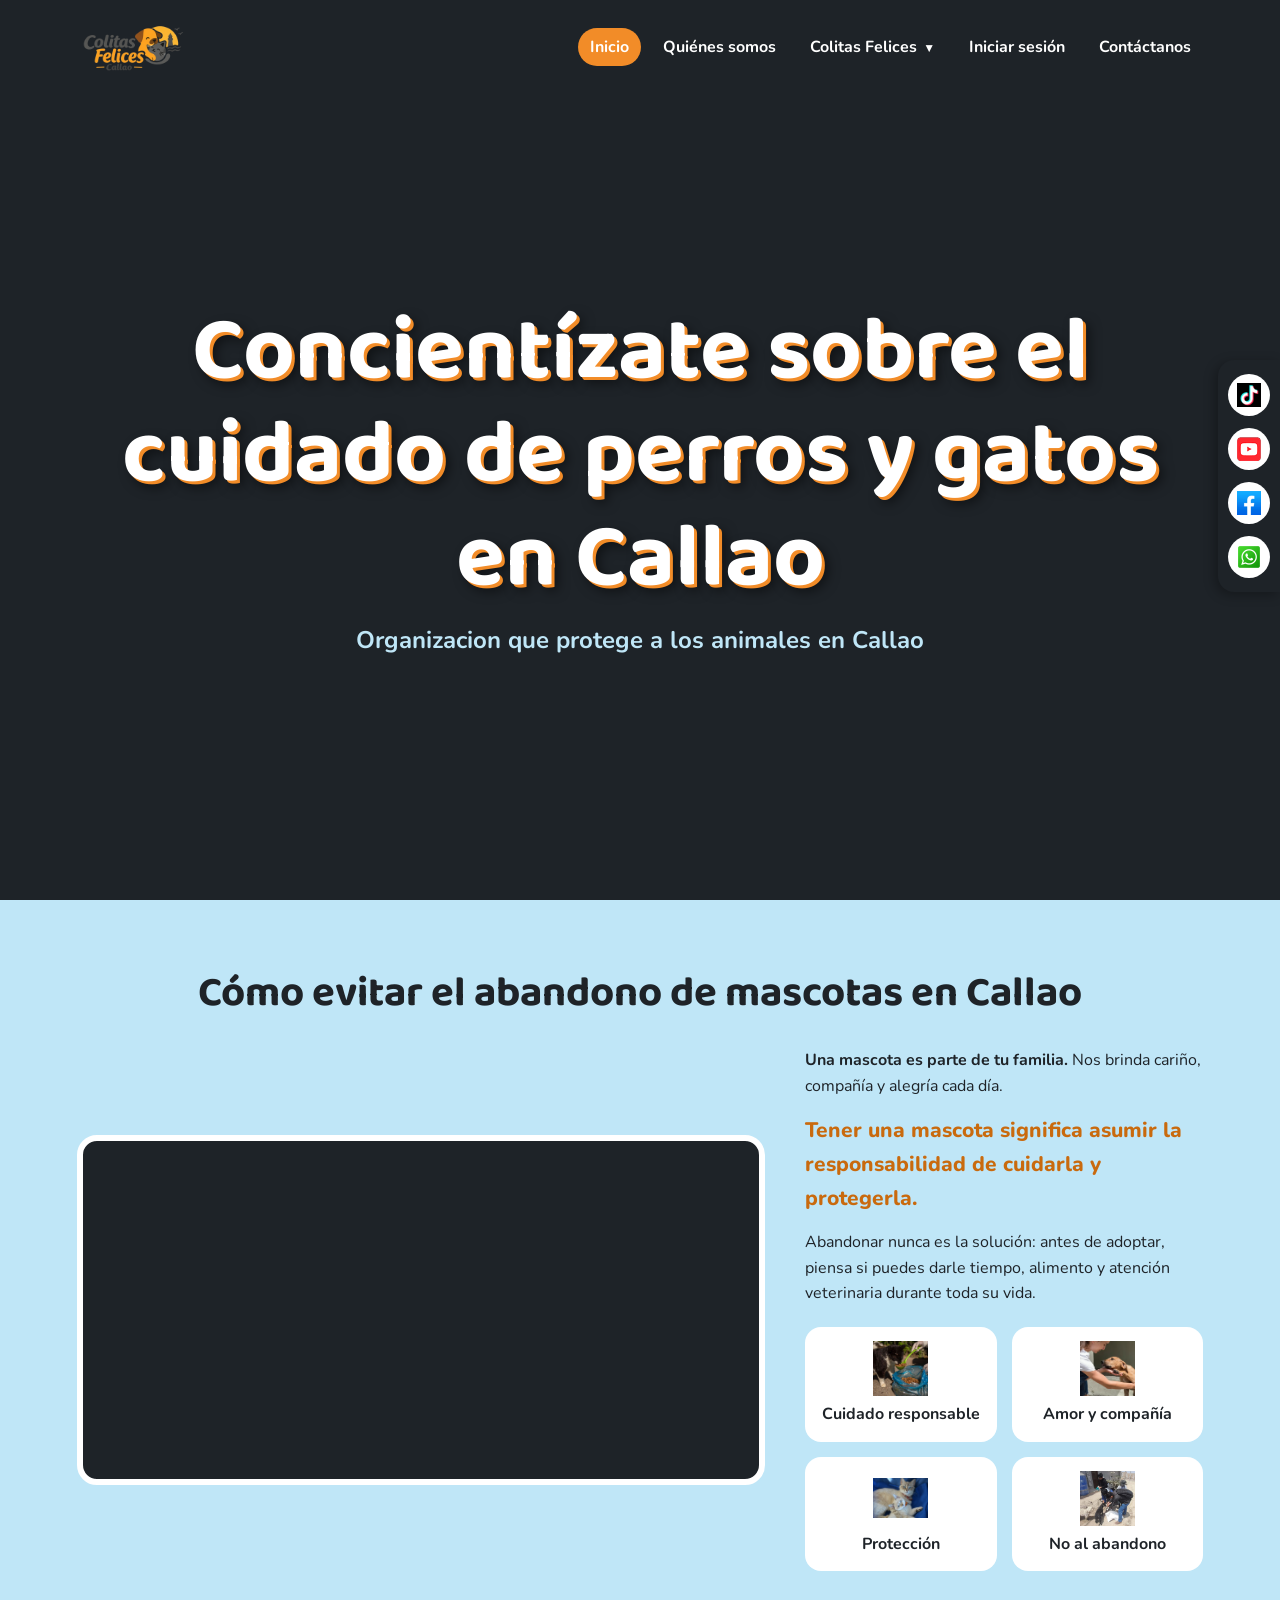
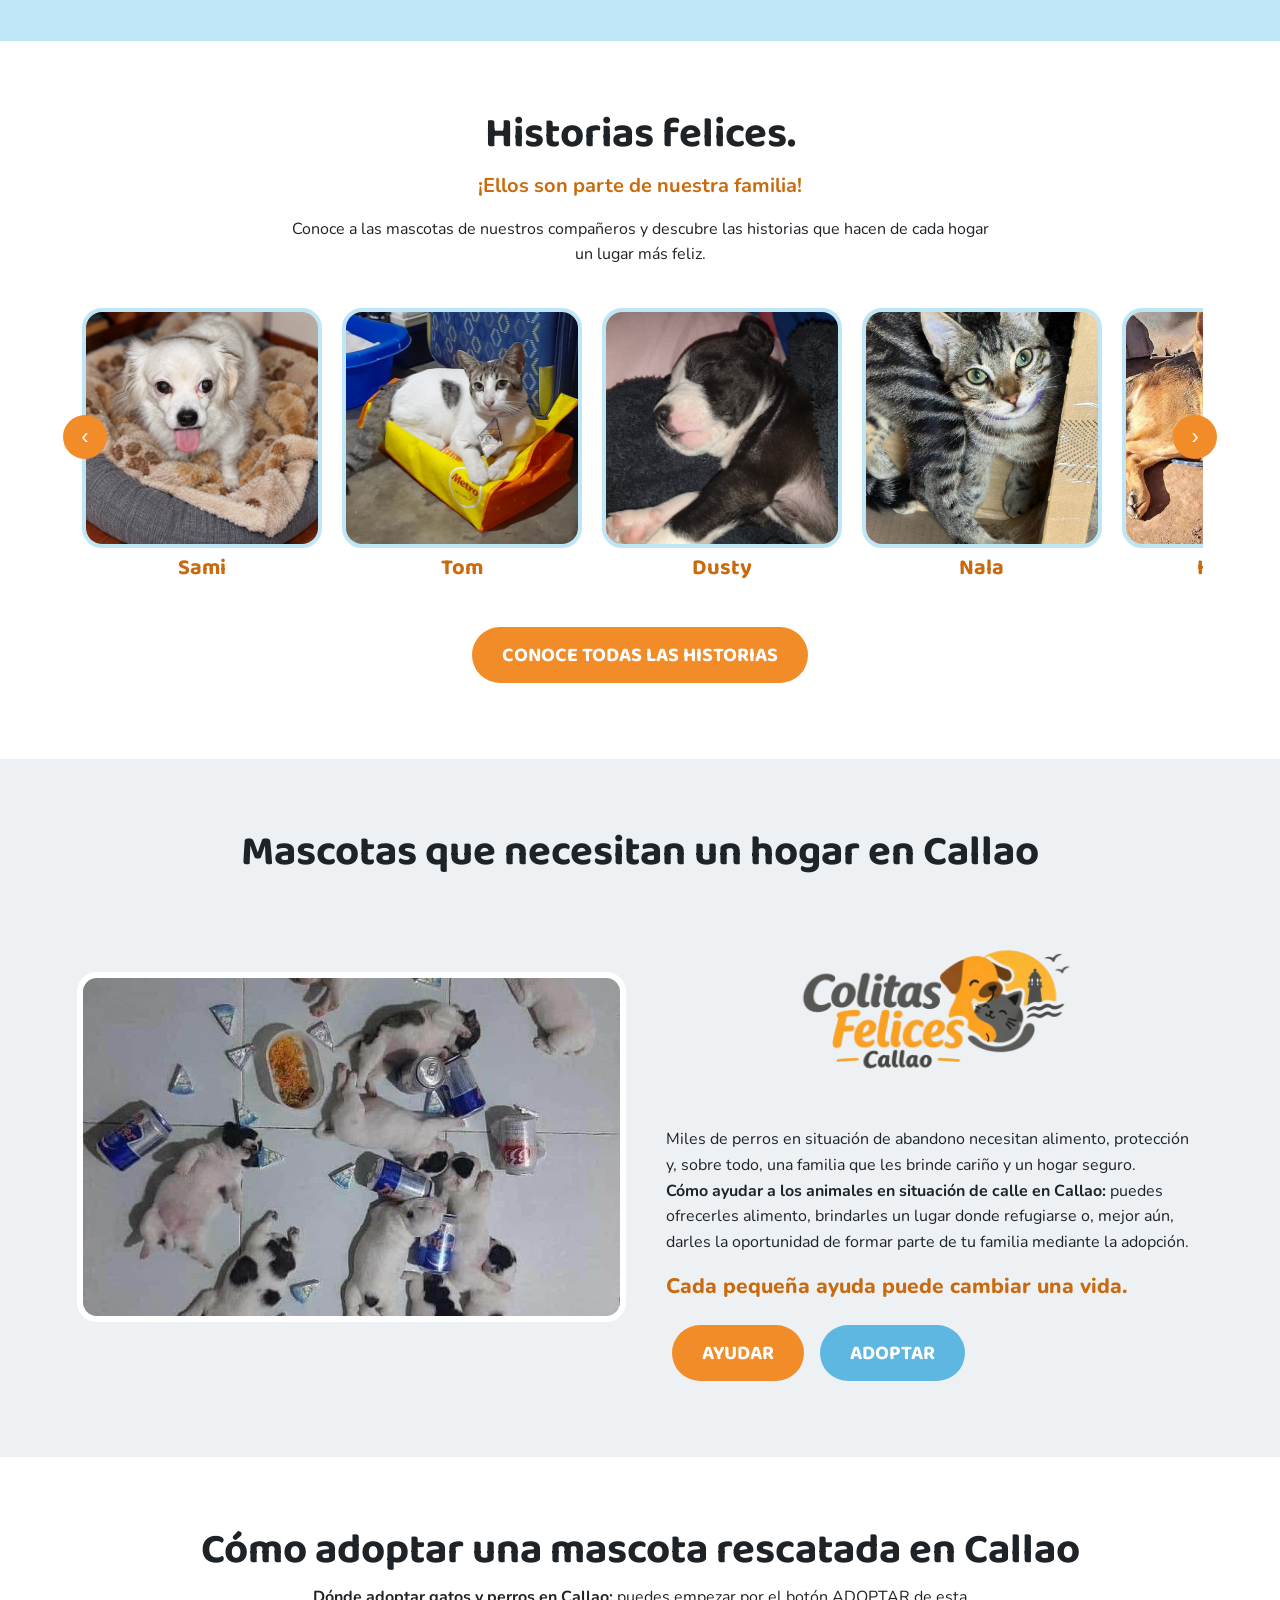
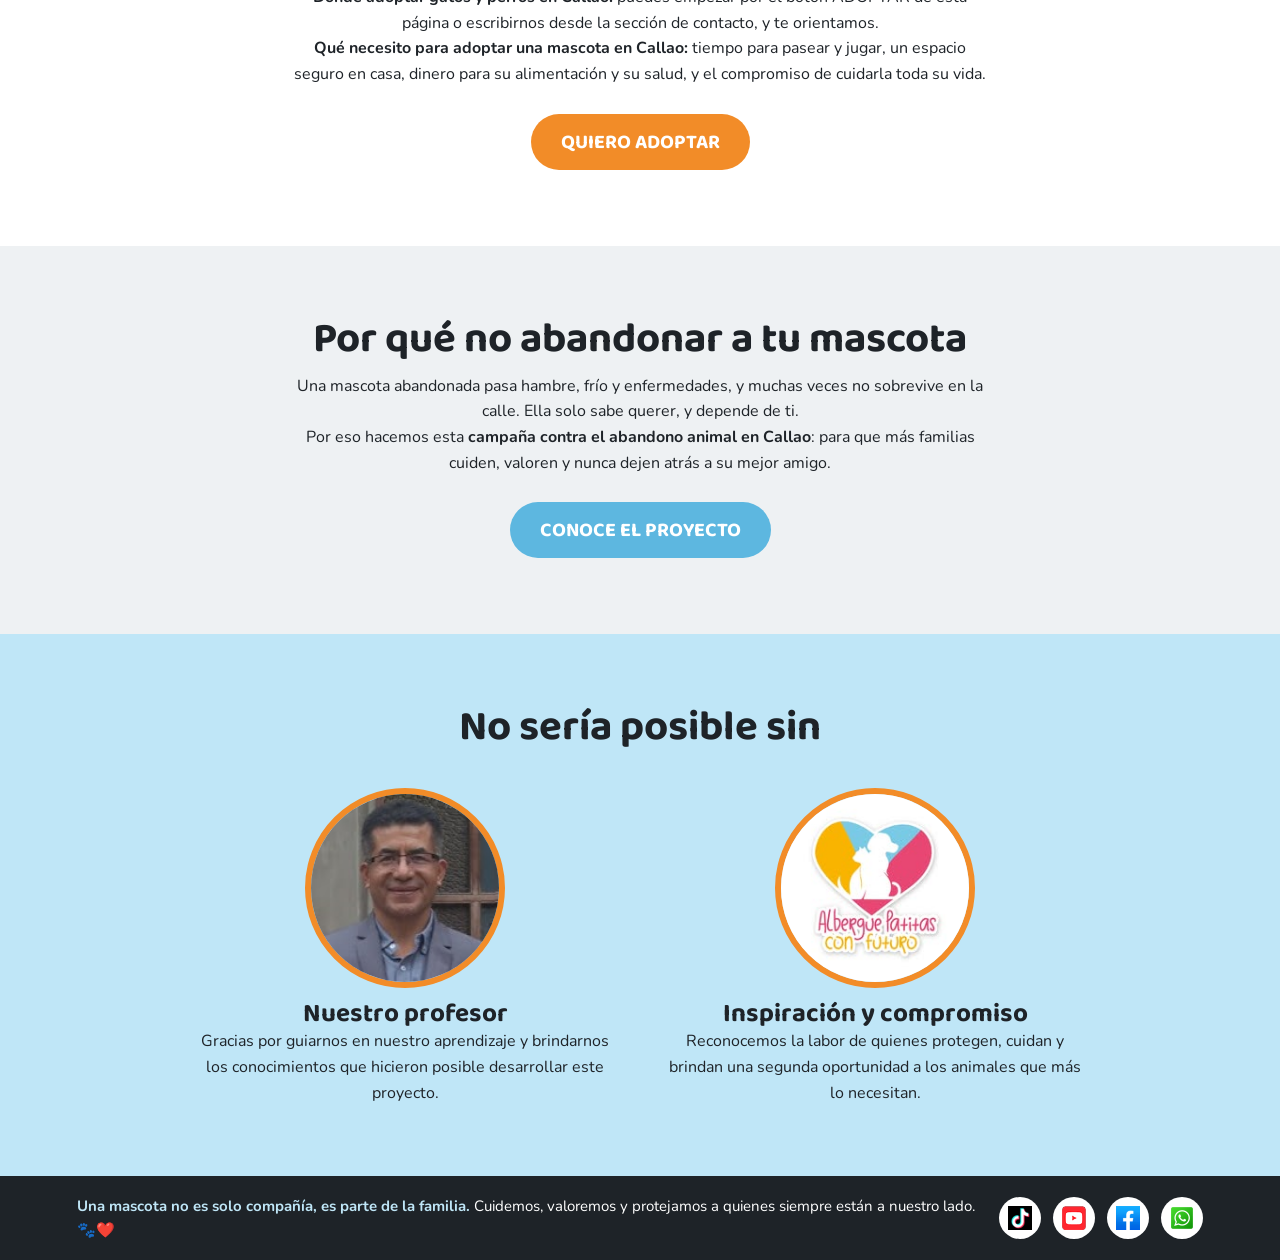
<file: index.html>
<!DOCTYPE html>
<html lang="es">
<head>
    <meta charset="UTF-8">
    <meta name="viewport" content="width=device-width, initial-scale=1.0">
    <title>Adopción de Mascotas en Callao | Colitas Felices</title>
    <meta name="description" content="Aprende cómo adoptar de forma responsable en Callao, evitar el abandono de mascotas y ayudar a perros y gatos en situación de calle.">
    <meta name="keywords" content="Adopción responsable de perros y gatos en Callao, Cómo evitar el abandono de mascotas en Callao, Mascotas que necesitan un hogar en Callao, Cómo adoptar una mascota rescatada en Callao, Por qué no abandonar a tu mascota, Cómo ayudar a los animales en situación de calle en Callao, Dónde adoptar gatos y perros en Callao, Qué necesito para adoptar una mascota en Callao, Campaña contra el abandono animal en Callao">
    <meta name="robots" content="index, follow">
    <link href="https://fonts.googleapis.com/css2?family=Baloo+2:wght@600;800&family=Nunito:wght@400;700;800&display=swap" rel="stylesheet">
    <link href="css/base.css" rel="stylesheet">
    <link href="css/estructura.css" rel="stylesheet">
    <link href="css/index.css" rel="stylesheet">
    <link href="css/adaptable.css" rel="stylesheet">
</head>
<body id="inicio">

<div class="cabecera">
    <div id="menu"></div>
    <div class="portada portada-inicio">
        <h1>Concientízate sobre el cuidado de perros y gatos en Callao</h1>
        <p>Organizacion que protege a los animales en Callao</p>
    </div>
</div>

<section class="seccion fondo-celeste">
    <h2>Cómo evitar el abandono de mascotas en Callao</h2>
    <div class="fila">
        <video class="video" autoplay muted loop playsinline aria-label="Video de perritos de Colitas Felices Callao">
            <source src="imagenes/videos/perritos.mp4" type="video/mp4">
        </video>
        <div>
            <p><strong>Una mascota es parte de tu familia.</strong> Nos brinda cariño, compañía y alegría cada día.</p>
            <p class="destacado-naranja">Tener una mascota significa asumir la responsabilidad de cuidarla y protegerla.</p>
            <p>Abandonar nunca es la solución: antes de adoptar, piensa si puedes darle tiempo, alimento y atención veterinaria durante toda su vida.</p>
            <div class="iconos">
                <div class="icono"><img src="imagenes/icono-cuidado-responsable-mascotas.png" alt="Icono de cuidado responsable de mascotas">Cuidado responsable</div>
                <div class="icono"><img src="imagenes/icono-amor-compania-mascotas.png" alt="Icono de amor y compañía de las mascotas">Amor y compañía</div>
                <div class="icono"><img src="imagenes/proteccion-mascotas-abandono.jpg" alt="Protección de perros y gatos contra el abandono">Protección</div>
                <div class="icono"><img src="imagenes/icono-no-abandono-animal.png" alt="Icono no al abandono animal">No al abandono</div>
            </div>
        </div>
    </div>
</section>

<section class="seccion fondo-blanco">
    <h2>Historias felices.</h2>
    <p class="subtitulo">¡Ellos son parte de nuestra familia!</p>
    <p class="texto-centro">Conoce a las mascotas de nuestros compañeros y descubre las historias que hacen de cada hogar un lugar más feliz.</p>
    <div class="carrusel">
        <button class="flecha flecha-izq" id="flecha-izq" aria-label="Anterior">‹</button>
        <div class="pista" id="pista"></div>
        <button class="flecha flecha-der" id="flecha-der" aria-label="Siguiente">›</button>
    </div>
    <div class="centro"><a href="historias-mascotas-felices.html" class="boton">CONOCE TODAS LAS HISTORIAS</a></div>
</section>

<section class="seccion fondo-gris">
    <h2>Mascotas que necesitan un hogar en Callao</h2>
    <div class="fila">
        <img src="imagenes/perros-rescatados-hogar-callao.jpg" class="foto" alt="Perros rescatados esperando un hogar en Callao">
        <div>
            <img src="imagenes/logo-colitas-felices-callao.png" class="logo-grande" alt="Logo de Colitas Felices Callao, protección de mascotas">
            <p>Miles de perros en situación de abandono necesitan alimento, protección y, sobre todo, una familia que les brinde cariño y un hogar seguro.</p>
            <p><strong>Cómo ayudar a los animales en situación de calle en Callao:</strong> puedes ofrecerles alimento, brindarles un lugar donde refugiarse o, mejor aún, darles la oportunidad de formar parte de tu familia mediante la adopción.</p>
            <p class="destacado-naranja">Cada pequeña ayuda puede cambiar una vida.</p>
            <a href="contactanos.html" class="boton">AYUDAR</a>
            <a href="https://linktr.ee/cambiandovidasong" class="boton boton-celeste">ADOPTAR</a>
        </div>
    </div>
</section>

<section class="seccion fondo-blanco">
    <h2>Cómo adoptar una mascota rescatada en Callao</h2>
    <p class="texto-centro"><strong>Dónde adoptar gatos y perros en Callao:</strong> puedes empezar por el botón ADOPTAR de esta página o escribirnos desde la sección de contacto, y te orientamos.</p>
    <p class="texto-centro"><strong>Qué necesito para adoptar una mascota en Callao:</strong> tiempo para pasear y jugar, un espacio seguro en casa, dinero para su alimentación y su salud, y el compromiso de cuidarla toda su vida.</p>
    <div class="centro"><a href="contactanos.html" class="boton">QUIERO ADOPTAR</a></div>
</section>

<section class="seccion fondo-gris">
    <h2>Por qué no abandonar a tu mascota</h2>
    <p class="texto-centro">Una mascota abandonada pasa hambre, frío y enfermedades, y muchas veces no sobrevive en la calle. Ella solo sabe querer, y depende de ti.</p>
    <p class="texto-centro">Por eso hacemos esta <strong>campaña contra el abandono animal en Callao</strong>: para que más familias cuiden, valoren y nunca dejen atrás a su mejor amigo.</p>
    <div class="centro"><a href="quienes-somos.html" class="boton boton-celeste">CONOCE EL PROYECTO</a></div>
</section>

<section class="seccion fondo-celeste">
    <h2>No sería posible sin</h2>
    <div class="equipo">
        <div class="perfil">
            <img src="imagenes/profesor-proyecto-colitas-felices.jpg" alt="Profesor que guía el proyecto Colitas Felices Callao">
            <h3>Nuestro profesor</h3>
            <p>Gracias por guiarnos en nuestro aprendizaje y brindarnos los conocimientos que hicieron posible desarrollar este proyecto.</p>
        </div>
        <div class="perfil">
            <img src="imagenes/albergue-perros-callao.jpg" alt="Albergue de perros que inspira el proyecto Colitas Felices Callao">
            <h3>Inspiración y compromiso</h3>
            <p>Reconocemos la labor de quienes protegen, cuidan y brindan una segunda oportunidad a los animales que más lo necesitan.</p>
        </div>
    </div>
</section>

<div class="pie" id="pie">
    <p><strong>Una mascota no es solo compañía, es parte de la familia.</strong>
    Cuidemos, valoremos y protejamos a quienes siempre están a nuestro lado. 🐾❤️</p>
</div>
<script src="js/menu.js"></script>
</body>
</html>
</file>
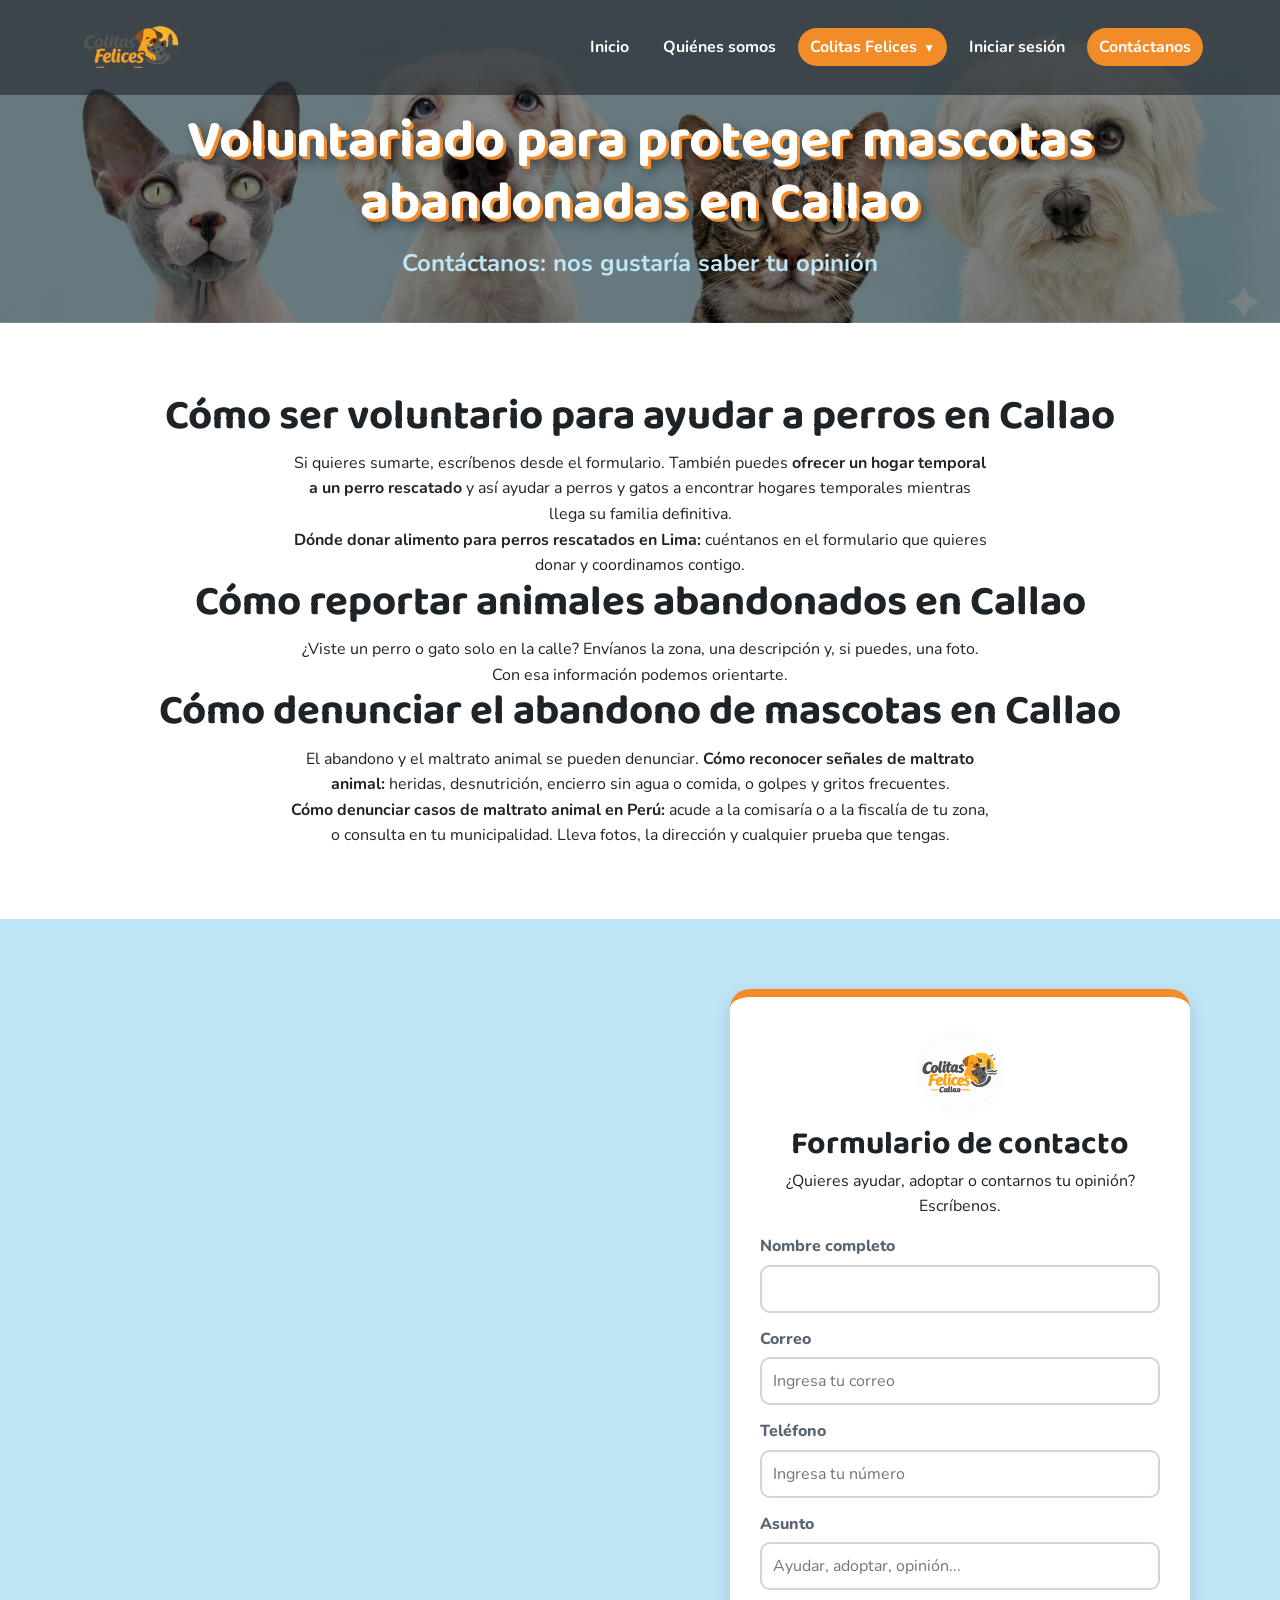
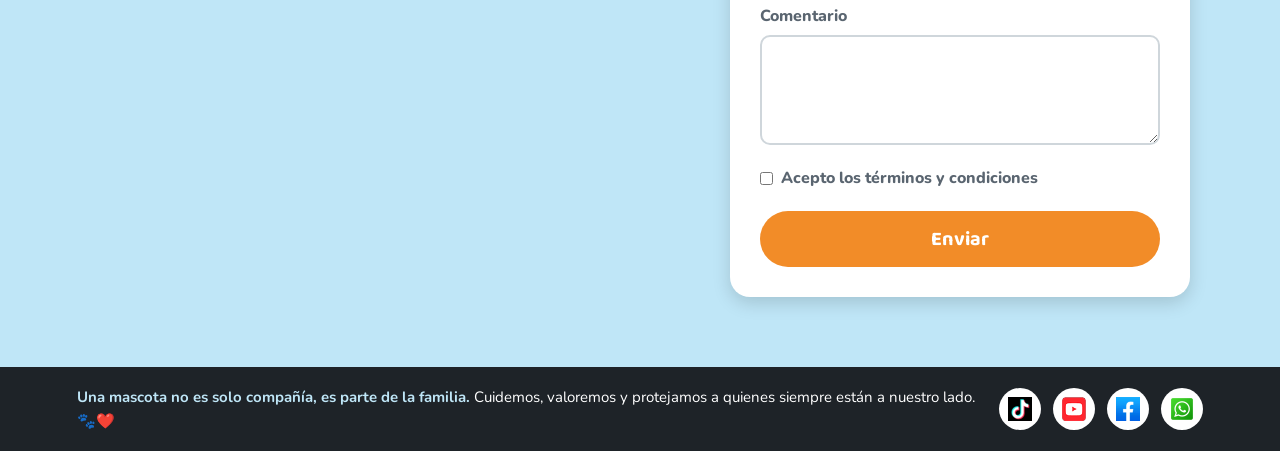
<file: contactanos.html>
<!DOCTYPE html>
<html lang="es">
<head>
    <meta charset="UTF-8">
    <meta name="viewport" content="width=device-width, initial-scale=1.0">
    <title>Cómo Ser Voluntario para Ayudar a Perros en Callao</title>
    <meta name="description" content="Escríbenos para ser voluntario, reportar un perro abandonado u ofrecer hogar temporal a una mascota rescatada en Callao.">
    <meta name="keywords" content="Voluntariado para proteger mascotas abandonadas en Callao, Cómo ser voluntario para ayudar a perros en Callao, Cómo reportar animales abandonados en Callao, Cómo denunciar el abandono de mascotas en Callao, Cómo denunciar casos de maltrato animal en Perú, Cómo ayudar a perros y gatos a encontrar hogares temporales, Cómo ofrecer un hogar temporal a un perro rescatado, Dónde donar alimento para perros rescatados en Lima, Cómo reconocer señales de maltrato animal">
    <meta name="robots" content="index, follow">
    <link href="https://fonts.googleapis.com/css2?family=Baloo+2:wght@600;800&family=Nunito:wght@400;700;800&display=swap" rel="stylesheet">
    <link href="css/base.css" rel="stylesheet">
    <link href="css/estructura.css" rel="stylesheet">
    <link href="css/formularios.css" rel="stylesheet">
    <link href="css/contactanos.css" rel="stylesheet">
    <link href="css/adaptable.css" rel="stylesheet">
</head>
<body>
<div class="cabecera">
    <div id="menu"></div>
    <div class="portada portada-chica portada-contacto">
        <h1>Voluntariado para proteger mascotas abandonadas en Callao</h1>
        <p>Contáctanos: nos gustaría saber tu opinión</p>
    </div>
</div>

<section class="seccion fondo-blanco">
    <h2>Cómo ser voluntario para ayudar a perros en Callao</h2>
    <p class="texto-centro">Si quieres sumarte, escríbenos desde el formulario. También puedes <strong>ofrecer un hogar temporal a un perro rescatado</strong> y así ayudar a perros y gatos a encontrar hogares temporales mientras llega su familia definitiva.</p>
    <p class="texto-centro"><strong>Dónde donar alimento para perros rescatados en Lima:</strong> cuéntanos en el formulario que quieres donar y coordinamos contigo.</p>

    <h2>Cómo reportar animales abandonados en Callao</h2>
    <p class="texto-centro">¿Viste un perro o gato solo en la calle? Envíanos la zona, una descripción y, si puedes, una foto. Con esa información podemos orientarte.</p>

    <h2>Cómo denunciar el abandono de mascotas en Callao</h2>
    <p class="texto-centro">El abandono y el maltrato animal se pueden denunciar. <strong>Cómo reconocer señales de maltrato animal:</strong> heridas, desnutrición, encierro sin agua o comida, o golpes y gritos frecuentes.</p>
    <p class="texto-centro"><strong>Cómo denunciar casos de maltrato animal en Perú:</strong> acude a la comisaría o a la fiscalía de tu zona, o consulta en tu municipalidad. Lleva fotos, la dirección y cualquier prueba que tengas.</p>
</section>

<section class="seccion fondo-celeste">
    <div class="contacto">
        <iframe class="mapa" src="https://www.google.com/maps/embed?pb=!3m2!1ses-419!2spe!4v1789229222066!5m2!1ses-419!2spe!6m8!1m7!1sgfhFpknv09UdrZPstPL-lQ!2m2!1d-12.05779604292606!2d-77.10889340807411!3f182.90593067933682!4f-14.603973676744474!5f0.7820865974627469" allowfullscreen loading="lazy"></iframe>

        <form class="formulario" action="https://formsubmit.co/sebasbebedeoro@gmail.com" method="POST">
            <img src="imagenes/logo-colitas-felices-contacto.png" class="foto-usuario" alt="Logo">
            <h2>Formulario de contacto</h2>
            <p class="centrado">¿Quieres ayudar, adoptar o contarnos tu opinión? Escríbenos.</p>
            <input type="hidden" name="_template" value="table">

            <label for="nombre">Nombre completo</label>
            <input type="text" id="nombre" name="Nombre" required>

            <label for="correo">Correo</label>
            <input type="email" id="correo" name="Correo" placeholder="Ingresa tu correo" required>

            <label for="telefono">Teléfono</label>
            <input type="text" id="telefono" name="Telefono" placeholder="Ingresa tu número" required>

            <label for="asunto">Asunto</label>
            <input type="text" id="asunto" name="Asunto" placeholder="Ayudar, adoptar, opinión..." required>

            <label for="mensaje">Comentario</label>
            <textarea id="mensaje" name="Mensaje" required></textarea>

            <div class="acepto">
                <input type="checkbox" id="terminos" required>
                <label for="terminos">Acepto los términos y condiciones</label>
            </div>
            <button type="submit" class="boton">Enviar</button>
        </form>
    </div>
</section>

<div class="pie" id="pie">
    <p><strong>Una mascota no es solo compañía, es parte de la familia.</strong>
    Cuidemos, valoremos y protejamos a quienes siempre están a nuestro lado. 🐾❤️</p>
</div>
<script src="js/menu.js"></script>
</body>
</html>
</file>
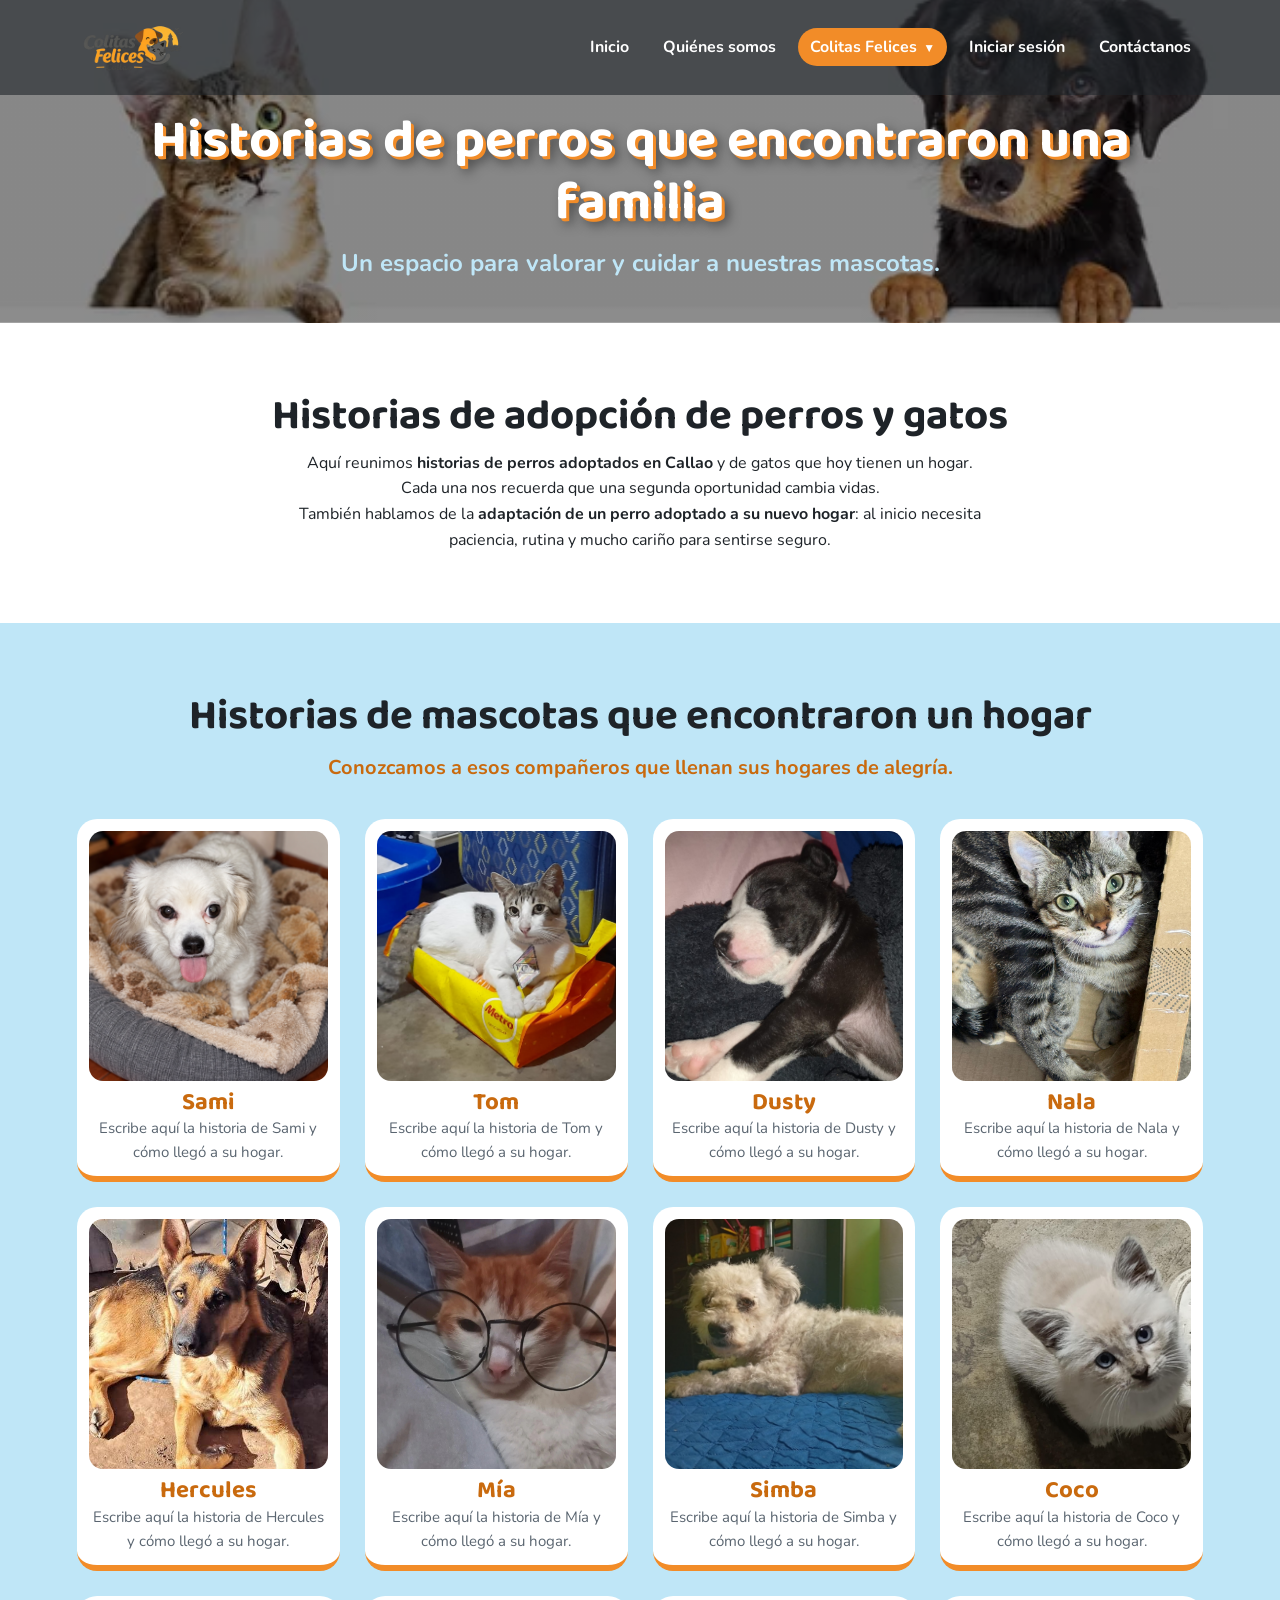
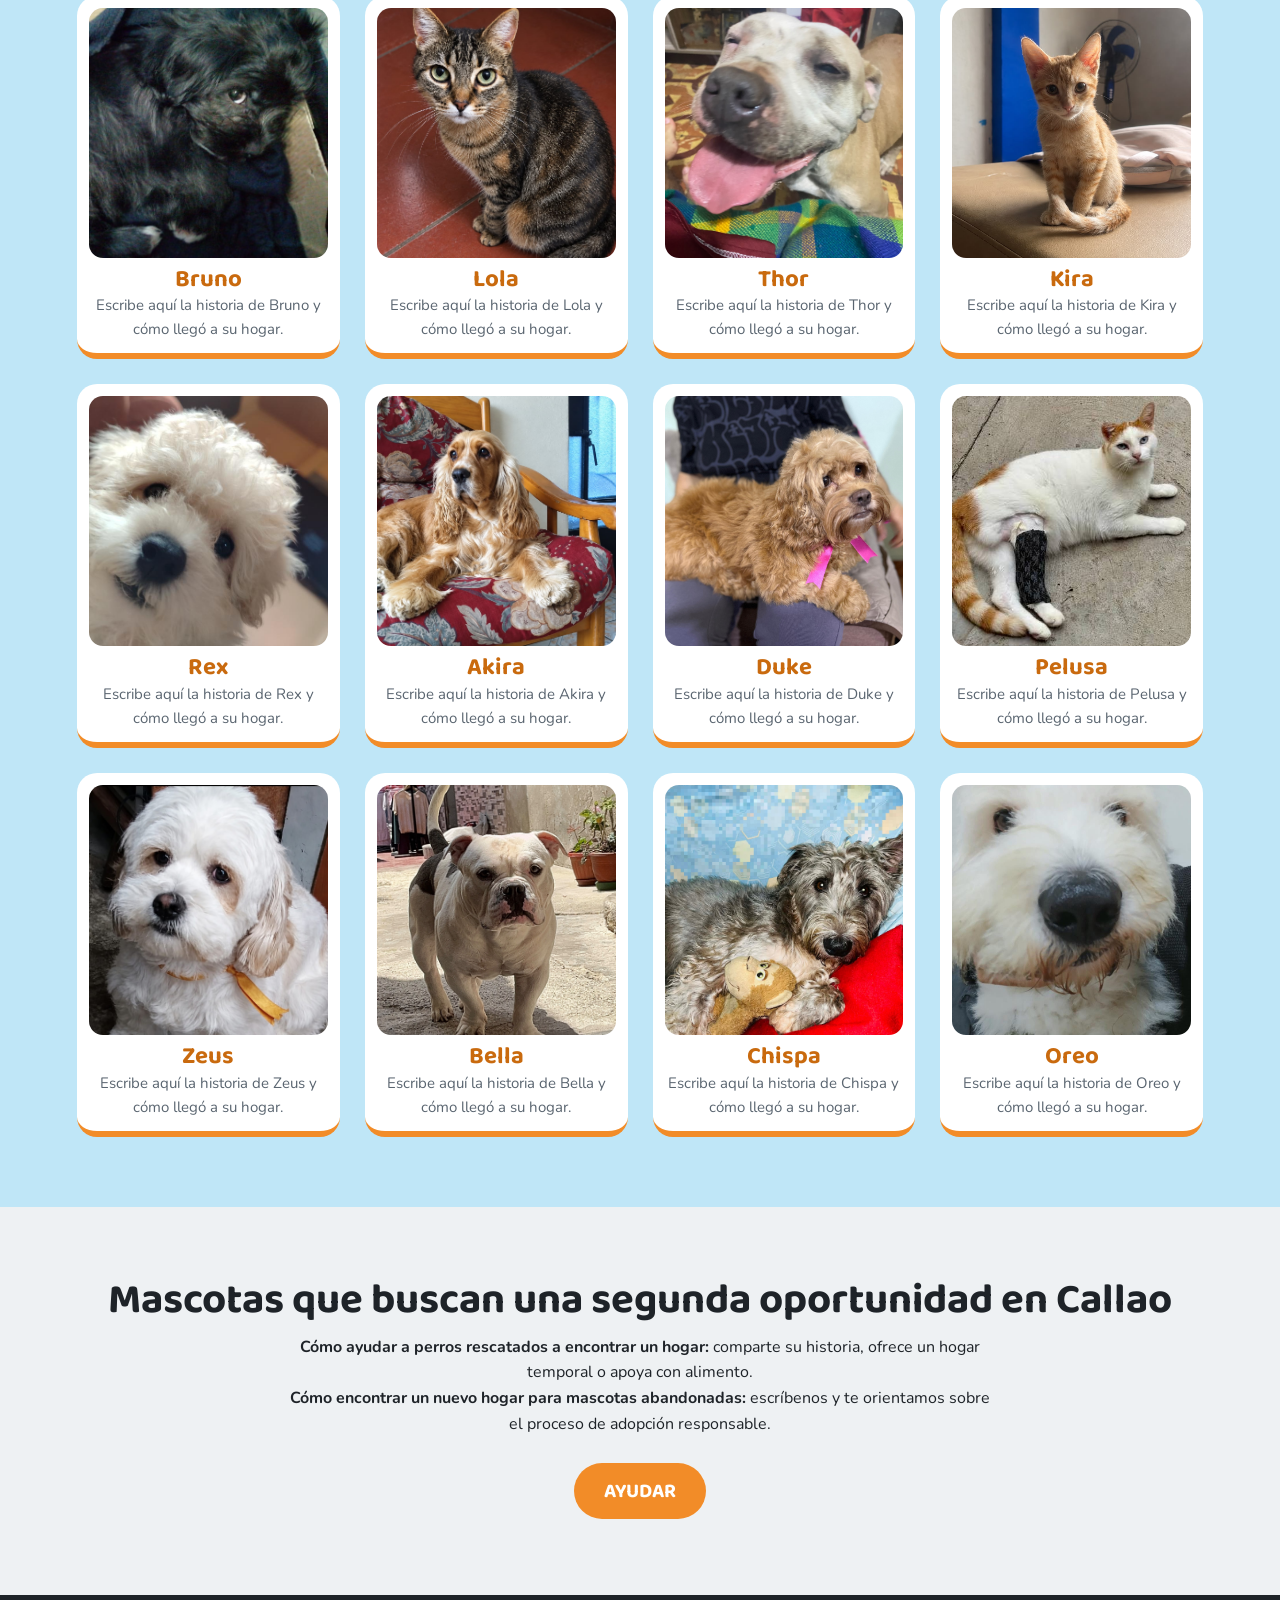
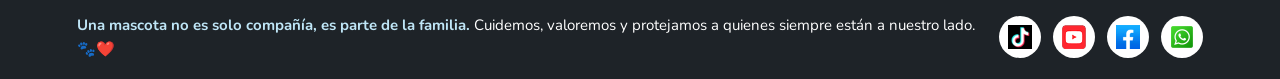
<file: historias-mascotas-felices.html>
<!DOCTYPE html>
<html lang="es">
<head>
    <meta charset="UTF-8">
    <meta name="viewport" content="width=device-width, initial-scale=1.0">
    <title>Historias de Perros que Encontraron una Familia</title>
    <meta name="description" content="Conoce historias de perros y gatos que encontraron una familia en Callao y descubre cómo adoptar responsablemente una mascota rescatada.">
    <meta name="keywords" content="Historias de perros que encontraron una familia, Historias de adopción de perros y gatos, Historias de mascotas que encontraron un hogar, Mascotas que buscan una segunda oportunidad en Callao, Cómo ayudar a perros rescatados a encontrar un hogar, Cómo encontrar un nuevo hogar para mascotas abandonadas, Historias de perros adoptados en Callao, Adaptación de un perro adoptado a su nuevo hogar">
    <meta name="robots" content="index, follow">
    <link href="https://fonts.googleapis.com/css2?family=Baloo+2:wght@600;800&family=Nunito:wght@400;700;800&display=swap" rel="stylesheet">
    <link href="css/base.css" rel="stylesheet">
    <link href="css/estructura.css" rel="stylesheet">
    <link href="css/colitasFelices.css" rel="stylesheet">
    <link href="css/adaptable.css" rel="stylesheet">
</head>
<body>
<div class="cabecera">
    <div id="menu"></div>
    <div class="portada portada-chica portada-colitas-felices">
        <h1>Historias de perros que encontraron una familia</h1>
        <p>Un espacio para valorar y cuidar a nuestras mascotas.</p>
    </div>
</div>

<section class="seccion fondo-blanco">
    <h2>Historias de adopción de perros y gatos</h2>
    <p class="texto-centro">Aquí reunimos <strong>historias de perros adoptados en Callao</strong> y de gatos que hoy tienen un hogar. Cada una nos recuerda que una segunda oportunidad cambia vidas.</p>
    <p class="texto-centro">También hablamos de la <strong>adaptación de un perro adoptado a su nuevo hogar</strong>: al inicio necesita paciencia, rutina y mucho cariño para sentirse seguro.</p>
</section>

<section class="seccion fondo-celeste">
    <h2>Historias de mascotas que encontraron un hogar</h2>
    <p class="subtitulo">Conozcamos a esos compañeros que llenan sus hogares de alegría.</p>
    <div class="galeria" id="galeria"></div>
</section>

<section class="seccion fondo-gris">
    <h2>Mascotas que buscan una segunda oportunidad en Callao</h2>
    <p class="texto-centro"><strong>Cómo ayudar a perros rescatados a encontrar un hogar:</strong> comparte su historia, ofrece un hogar temporal o apoya con alimento.</p>
    <p class="texto-centro"><strong>Cómo encontrar un nuevo hogar para mascotas abandonadas:</strong> escríbenos y te orientamos sobre el proceso de adopción responsable.</p>
    <div class="centro"><a href="contactanos.html" class="boton">AYUDAR</a></div>
</section>

<div class="pie" id="pie">
    <p><strong>Una mascota no es solo compañía, es parte de la familia.</strong>
    Cuidemos, valoremos y protejamos a quienes siempre están a nuestro lado. 🐾❤️</p>
</div>
<script src="js/menu.js"></script>
</body>
</html>
</file>
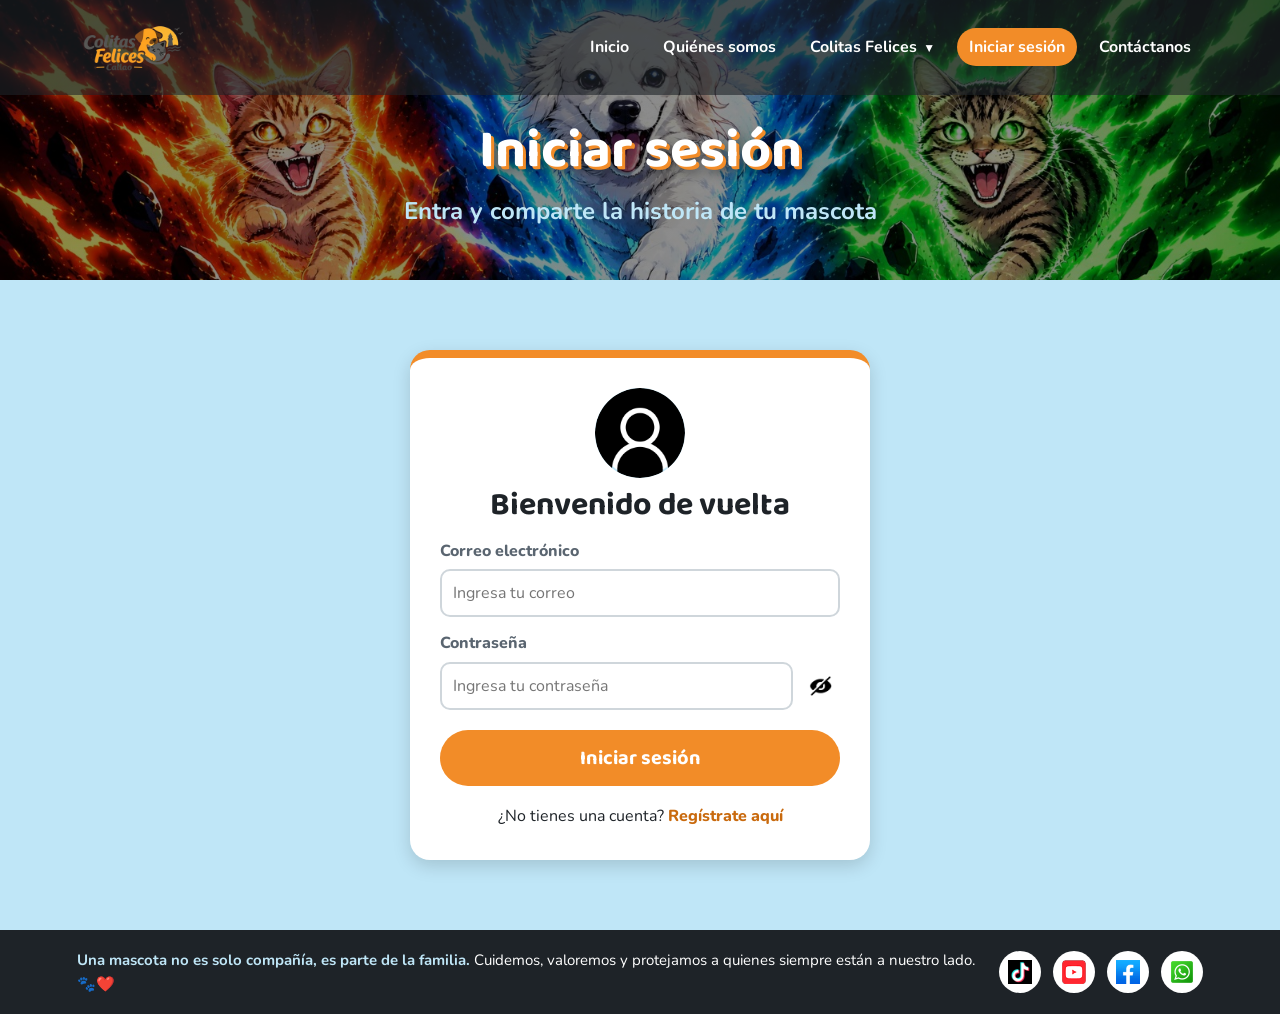
<file: iniciosesion.html>
<!DOCTYPE html>
<html lang="es">
<head>
    <meta charset="UTF-8">
    <meta name="robots" content="noindex, nofollow">
    <meta name="viewport" content="width=device-width, initial-scale=1.0">
    <title>Iniciar sesión - Colitas Felices Callao</title>
    <link href="https://fonts.googleapis.com/css2?family=Baloo+2:wght@600;800&family=Nunito:wght@400;700;800&display=swap" rel="stylesheet">
    <link href="css/base.css" rel="stylesheet">
    <link href="css/estructura.css" rel="stylesheet">
    <link href="css/formularios.css" rel="stylesheet">
    <link href="css/iniciosesion.css" rel="stylesheet">
    <link href="css/adaptable.css" rel="stylesheet">
</head>
<body>
<div class="cabecera">
    <div id="menu"></div>
    <div class="portada portada-chica portada-sesion">
        <h1>Iniciar sesión</h1>
        <p>Entra y comparte la historia de tu mascota</p>
    </div>
</div>

<section class="seccion fondo-celeste">
    <form class="formulario" action="historias-mascotas-felices.html" method="get">
        <img src="imagenes/usuario.png" class="foto-usuario" alt="Usuario">
        <h2>Bienvenido de vuelta</h2>

        <label for="correo">Correo electrónico</label>
        <input type="email" id="correo" name="correo" placeholder="Ingresa tu correo" required>

        <label for="clave">Contraseña</label>
        <div class="campo-clave">
            <input type="password" id="clave" name="contrasena" minlength="6" placeholder="Ingresa tu contraseña" required>
            <button type="button" onclick="verClave('clave','iconoClave')"><img src="imagenes/ojo-cerrado.png" id="iconoClave" alt="Ver contraseña"></button>
        </div>

        <button type="submit" class="boton">Iniciar sesión</button>
        <p class="enlace">¿No tienes una cuenta? <a href="registro.html">Regístrate aquí</a></p>
    </form>
</section>

<div class="pie" id="pie">
    <p><strong>Una mascota no es solo compañía, es parte de la familia.</strong>
    Cuidemos, valoremos y protejamos a quienes siempre están a nuestro lado. 🐾❤️</p>
</div>
<script src="js/menu.js"></script>
</body>
</html>
</file>
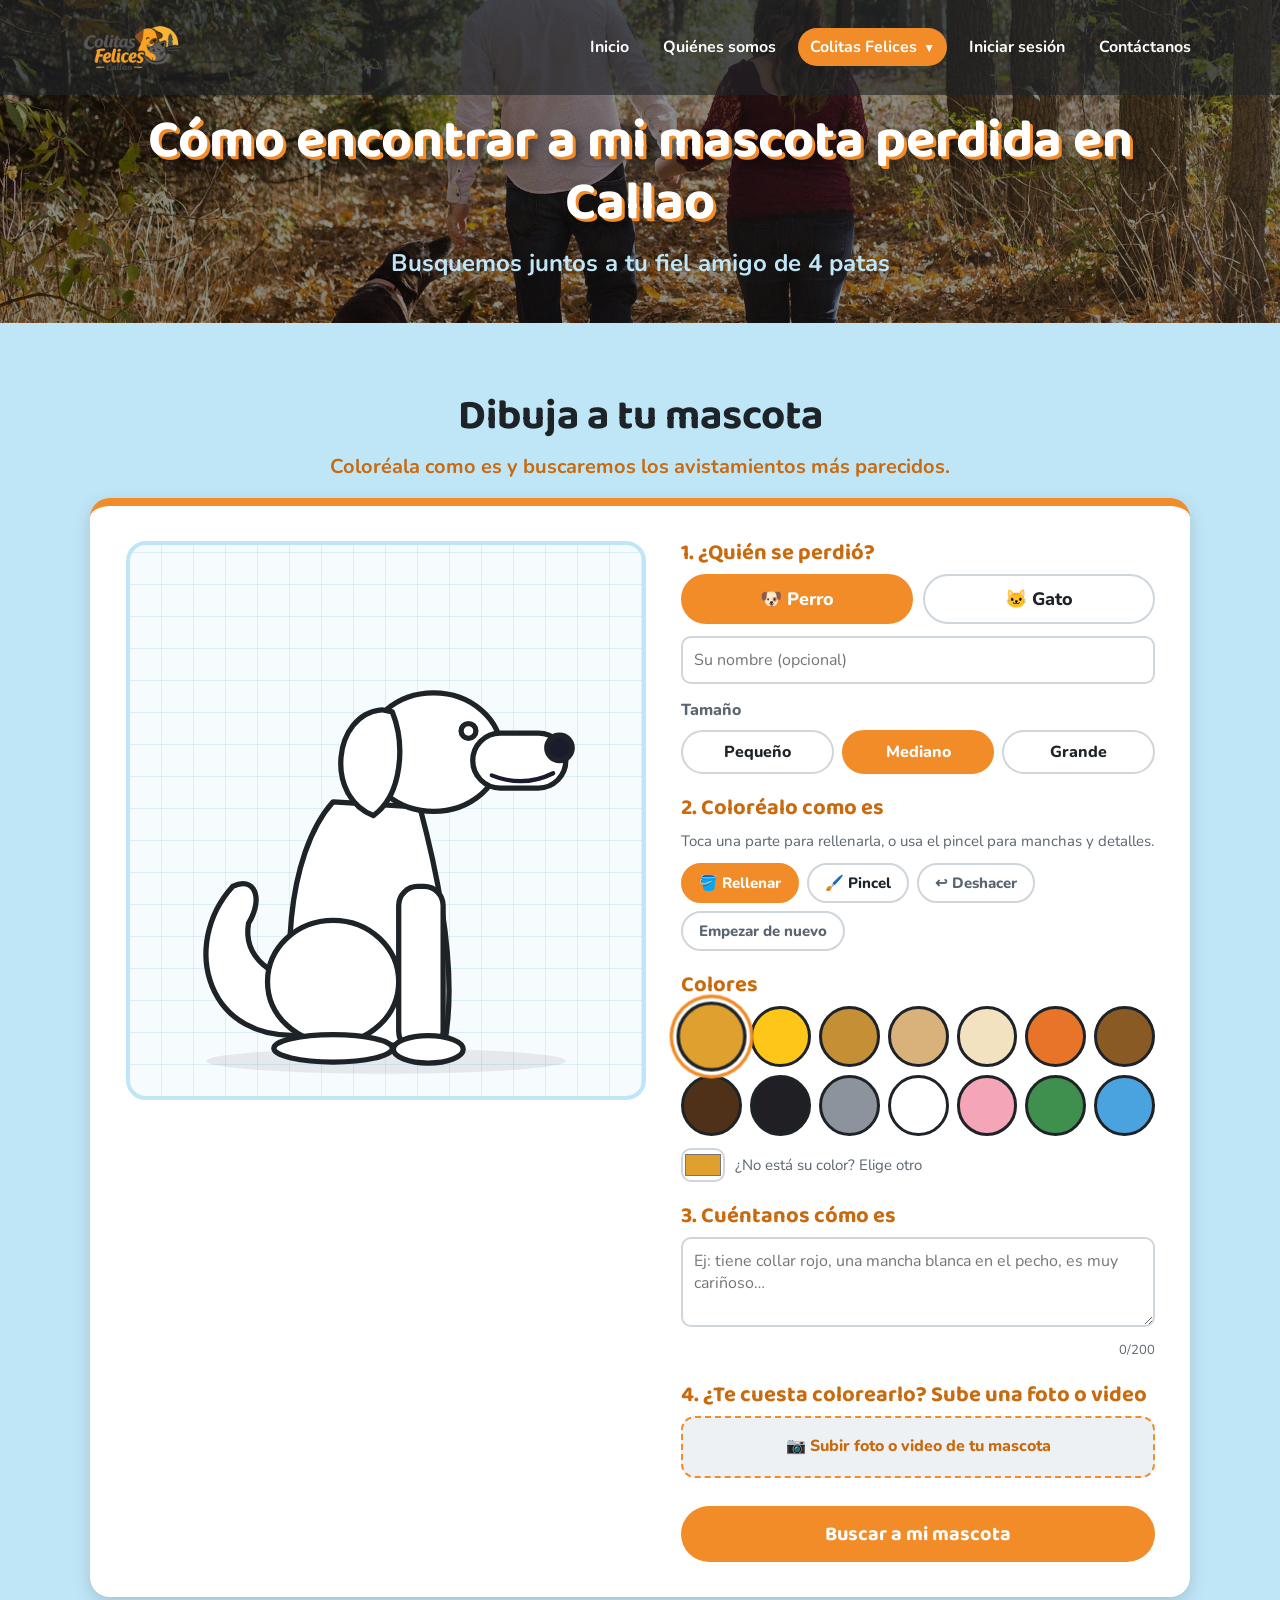
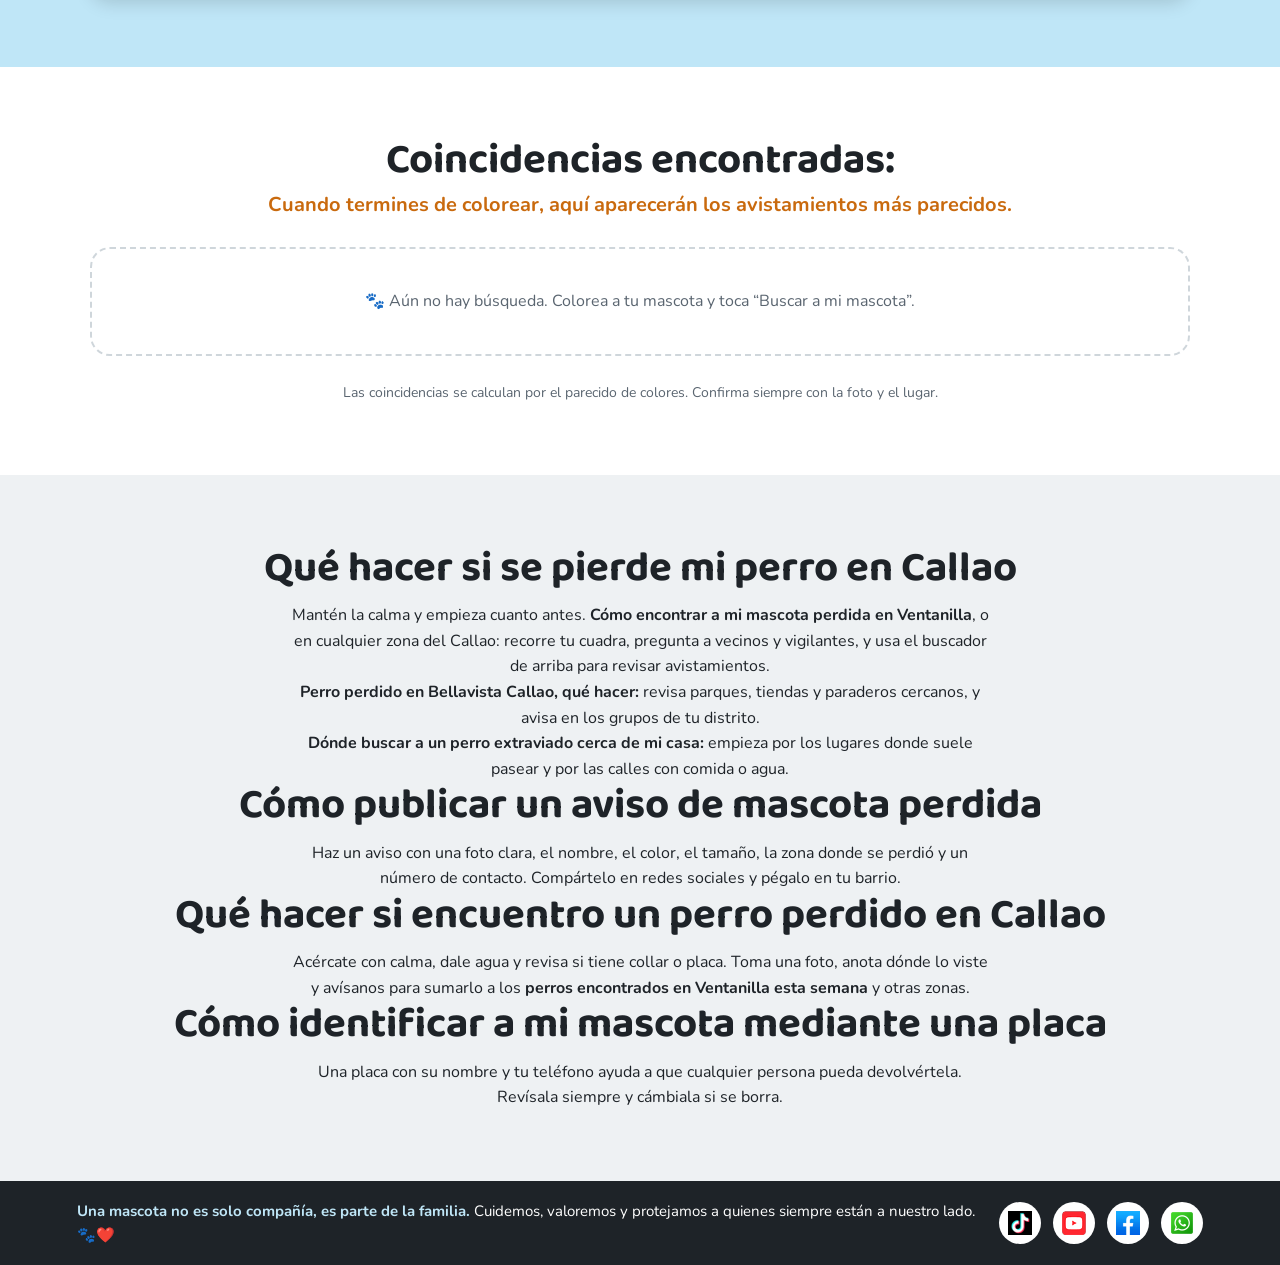
<file: mascotas-perdidas-callao.html>
<!DOCTYPE html>
<html lang="es">
<head>
<meta charset="UTF-8">
<meta name="viewport" content="width=device-width, initial-scale=1.0">
<title>Cómo Encontrar a Tu Mascota Perdida en Callao</title>
<meta name="description" content="¿Se perdió tu mascota? Aprende qué hacer y revisa avistamientos de perros en Ventanilla y Bellavista para reencontrarte con ella.">
<meta name="keywords" content="Cómo encontrar a mi mascota perdida en Callao, Qué hacer si se pierde mi perro en Callao, Qué hacer si encuentro un perro perdido en Callao, Cómo identificar a mi mascota mediante una placa, Cómo encontrar a mi mascota perdida en Ventanilla, Perro perdido en Bellavista Callao qué hacer, Dónde buscar a un perro extraviado cerca de mi casa, Perros encontrados en Ventanilla esta semana, Cómo publicar un aviso de mascota perdida">
<meta name="robots" content="index, follow">
    <link href="https://fonts.googleapis.com/css2?family=Baloo+2:wght@600;800&family=Nunito:wght@400;700;800&display=swap" rel="stylesheet">
    <link href="css/base.css" rel="stylesheet">
    <link href="css/estructura.css" rel="stylesheet">
    <link href="css/buscar.css" rel="stylesheet">
    <link href="css/adaptable.css" rel="stylesheet">
</head>

<body>
<div class="cabecera">
    <div id="menu"></div>
    <div class="portada portada-chica portada-busqueda">
        <h1>Cómo encontrar a mi mascota perdida en Callao</h1>
        <p>Busquemos juntos a tu fiel amigo de 4 patas</p>
    </div>
</div>

<section class="seccion fondo-celeste">
<h2>Dibuja a tu mascota</h2>
<p class="subtitulo">Coloréala como es y buscaremos los avistamientos más parecidos.</p>
<div class="hoja">

  <!-- ================= ESTUDIO ================= -->
  <section class="estudio" aria-label="Dibuja a tu mascota">

    <div class="lienzo-caja" id="caja">
      <div id="lienzo"></div>
      <div class="escaner"></div>
      <div class="estado-busqueda" id="estadoBusqueda">Analizando colores…</div>
      <div class="etiqueta-parte" id="etiquetaParte"></div>
    </div>

    <div class="panel">
      <div class="bloque">
        <h3>1. ¿Quién se perdió?</h3>
        <div class="mascotas" role="group" aria-label="Tipo de mascota">
          <button class="btn-mascota" data-pet="perro" aria-pressed="true">🐶 Perro</button>
          <button class="btn-mascota" data-pet="gato" aria-pressed="false">🐱 Gato</button>
        </div>
        <div style="margin-top:12px">
          <input type="text" id="nombre" maxlength="24" placeholder="Su nombre (opcional)" aria-label="Nombre de tu mascota">
        </div>
        <p class="etiq">Tamaño</p>
        <div class="tamanos" role="group" aria-label="Tamaño de la mascota">
          <button class="btn-tam" data-tam="pequeno" aria-pressed="false" title="Cabe en brazos">Pequeño</button>
          <button class="btn-tam" data-tam="mediano" aria-pressed="true">Mediano</button>
          <button class="btn-tam" data-tam="grande" aria-pressed="false" title="Llega a la cintura o más">Grande</button>
        </div>
      </div>

      <div class="bloque">
        <h3>2. Coloréalo como es</h3>
        <p class="ayuda">Toca una parte para rellenarla, o usa el pincel para manchas y detalles.</p>
        <div class="herramientas">
          <button class="herr" id="herrRellenar" aria-pressed="true">🪣 Rellenar</button>
          <button class="herr" id="herrPincel" aria-pressed="false">🖌️ Pincel</button>
          <button class="herr suave" id="btnDeshacer">↩ Deshacer</button>
          <button class="herr suave" id="btnLimpiar">Empezar de nuevo</button>
        </div>
        <div class="tamano" id="cajaTamano" hidden>
          Grosor
          <input type="range" id="tamano" min="6" max="40" value="16" aria-label="Grosor del pincel">
          <button class="herr suave" id="btnQuitarPincel" style="padding:4px 10px;font-size:13px">Quitar manchas</button>
        </div>
      </div>

      <div class="bloque">
        <h3>Colores</h3>
        <div class="paleta" id="paleta" role="group" aria-label="Paleta de colores"></div>
        <label class="color-custom">
          <input type="color" id="colorCustom" value="#e0a030" aria-label="Elegir otro color">
          ¿No está su color? Elige otro
        </label>
      </div>

      <div class="bloque">
        <h3>3. Cuéntanos cómo es</h3>
        <textarea id="comentario" maxlength="200" placeholder="Ej: tiene collar rojo, una mancha blanca en el pecho, es muy cariñoso…" aria-label="Descripción breve de tu mascota"></textarea>
        <div class="contador"><span id="contador">0</span>/200</div>
      </div>

      <div class="bloque">
        <h3>4. ¿Te cuesta colorearlo? Sube una foto o video</h3>
        <label class="subir">
          <input type="file" id="archivo" accept="image/*,video/*">
          <span>📷 Subir foto o video de tu mascota</span>
        </label>
        <div class="previa" id="previa" hidden>
          <div class="miniatura" id="miniatura"></div>
          <div class="datos">
            <span class="nombre-archivo" id="nombreArchivo"></span>
            <label>Color principal detectado
              <input type="color" id="colorMedia" value="#d9a441" aria-label="Corregir color detectado">
            </label>
            <span style="font-size:12px">Si no es el color de tu mascota, corrígelo.</span>
            <button class="herr suave" id="btnQuitarMedia" style="align-self:flex-start;padding:4px 10px;font-size:13px">Quitar archivo</button>
          </div>
        </div>
      </div>

      <button class="boton btn-buscar" id="btnBuscar">Buscar a mi mascota</button>
    </div>
  </section>

  </div>
</section>

<!-- ================= RESULTADOS ================= -->
<section class="seccion fondo-blanco">
  <div class="resultados" id="resultados" aria-live="polite">
    <h2 id="tituloResultados">Coincidencias encontradas:</h2>
    <p class="subtitulo" id="subResultados">Cuando termines de colorear, aquí aparecerán los avistamientos más parecidos.</p>
    <div class="resumen" id="resumen" hidden></div>
    <div class="rejilla" id="rejilla">
      <div class="vacio">🐾 Aún no hay búsqueda. Colorea a tu mascota y toca “Buscar a mi mascota”.</div>
    </div>
    <p class="nota">Las coincidencias se calculan por el parecido de colores. Confirma siempre con la foto y el lugar.</p>
  </div>
</section>

<section class="seccion fondo-gris">
    <h2>Qué hacer si se pierde mi perro en Callao</h2>
    <p class="texto-centro">Mantén la calma y empieza cuanto antes. <strong>Cómo encontrar a mi mascota perdida en Ventanilla</strong>, o en cualquier zona del Callao: recorre tu cuadra, pregunta a vecinos y vigilantes, y usa el buscador de arriba para revisar avistamientos.</p>
    <p class="texto-centro"><strong>Perro perdido en Bellavista Callao, qué hacer:</strong> revisa parques, tiendas y paraderos cercanos, y avisa en los grupos de tu distrito.</p>
    <p class="texto-centro"><strong>Dónde buscar a un perro extraviado cerca de mi casa:</strong> empieza por los lugares donde suele pasear y por las calles con comida o agua.</p>

    <h2>Cómo publicar un aviso de mascota perdida</h2>
    <p class="texto-centro">Haz un aviso con una foto clara, el nombre, el color, el tamaño, la zona donde se perdió y un número de contacto. Compártelo en redes sociales y pégalo en tu barrio.</p>

    <h2>Qué hacer si encuentro un perro perdido en Callao</h2>
    <p class="texto-centro">Acércate con calma, dale agua y revisa si tiene collar o placa. Toma una foto, anota dónde lo viste y avísanos para sumarlo a los <strong>perros encontrados en Ventanilla esta semana</strong> y otras zonas.</p>

    <h2>Cómo identificar a mi mascota mediante una placa</h2>
    <p class="texto-centro">Una placa con su nombre y tu teléfono ayuda a que cualquier persona pueda devolvértela. Revísala siempre y cámbiala si se borra.</p>
</section>

<div class="pie" id="pie">
    <p><strong>Una mascota no es solo compañía, es parte de la familia.</strong>
    Cuidemos, valoremos y protejamos a quienes siempre están a nuestro lado. 🐾❤️</p>
</div>

<div class="toast" id="toast"></div>
<script src="js/buscar.js"></script>
<script src="js/menu.js"></script>
</body>
</html>
</file>
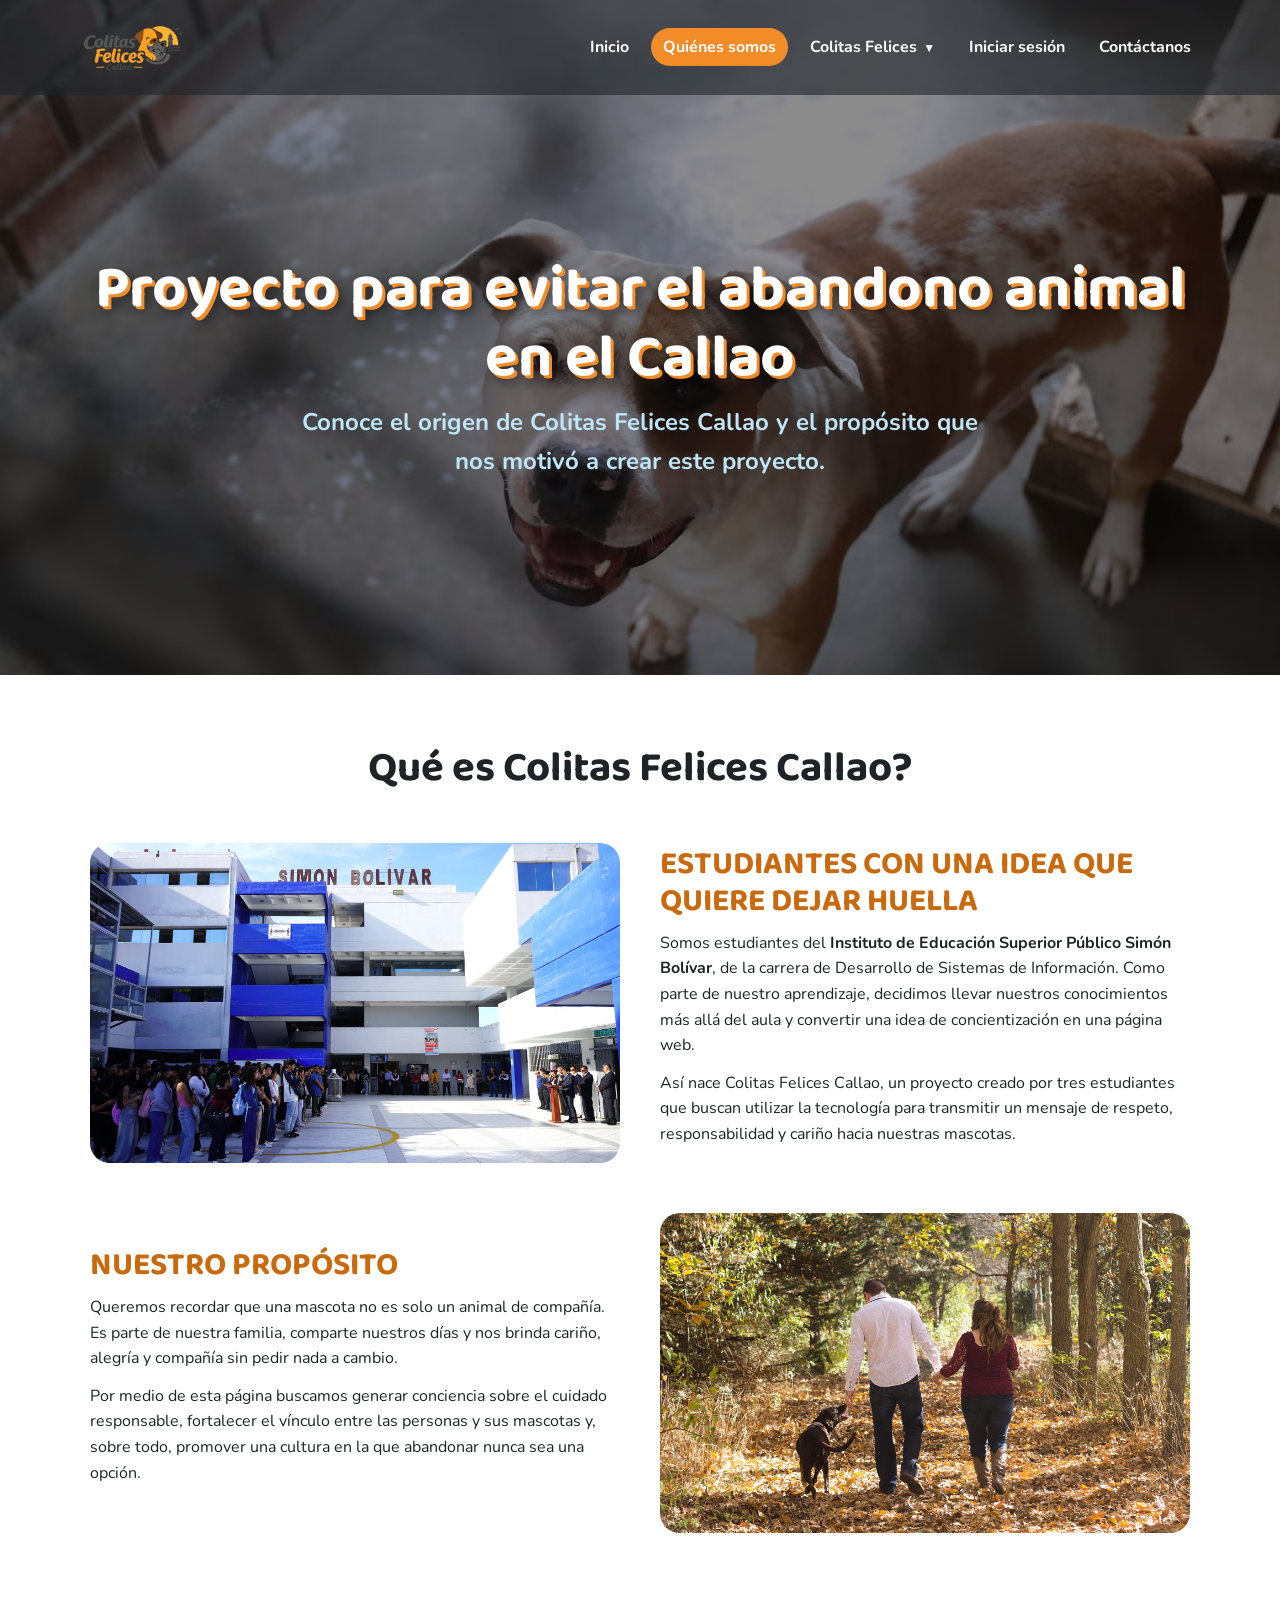
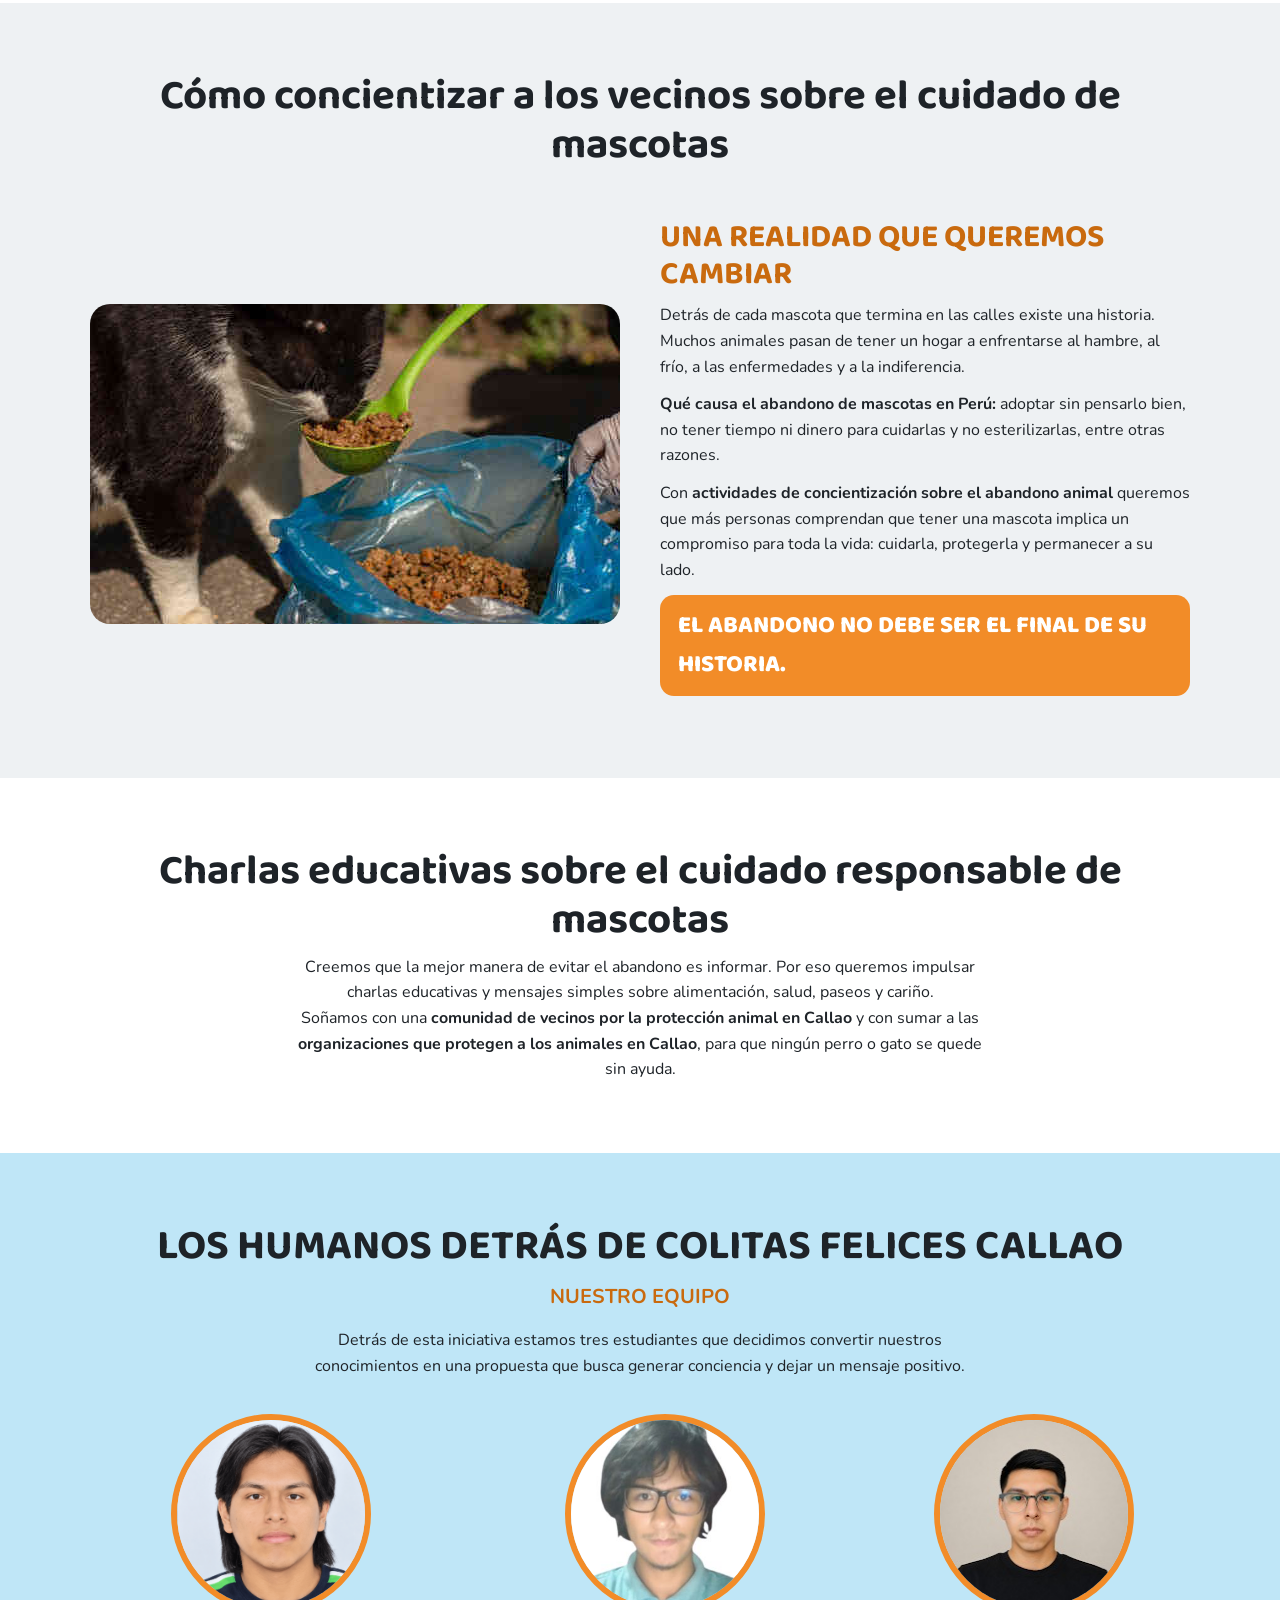
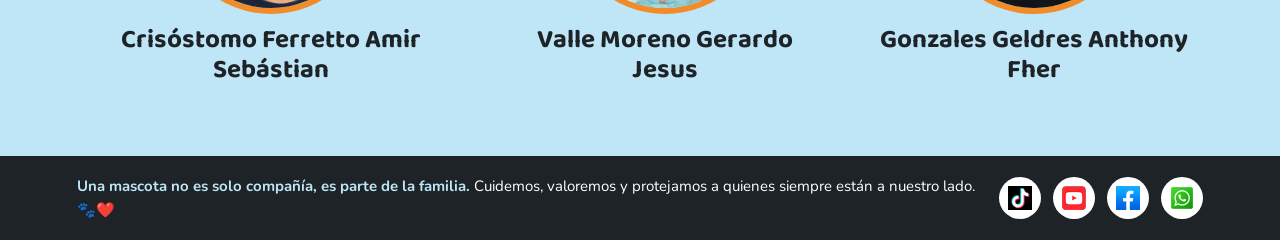
<file: quienes-somos.html>
<!DOCTYPE html>
<html lang="es">
<head>
    <meta charset="UTF-8">
    <meta name="viewport" content="width=device-width, initial-scale=1.0">
    <title>Proyecto Estudiantil contra el Abandono Animal | Callao</title>
    <meta name="description" content="Somos estudiantes del Callao con un proyecto para evitar el abandono animal y concientizar a los vecinos sobre el cuidado de mascotas.">
    <meta name="keywords" content="Proyecto estudiantil para evitar el abandono animal en Callao, Qué es Colitas Felices Callao, Cómo concientizar a los vecinos sobre el cuidado de mascotas, Charlas educativas sobre el cuidado responsable de mascotas, Actividades de concientización sobre el abandono animal, Comunidad de vecinos por la protección animal en Callao, Qué causa el abandono de mascotas en Perú, Organizaciones que protegen a los animales en Callao">
    <meta name="robots" content="index, follow">
    <link href="https://fonts.googleapis.com/css2?family=Baloo+2:wght@600;800&family=Nunito:wght@400;700;800&display=swap" rel="stylesheet">
    <link href="css/base.css" rel="stylesheet">
    <link href="css/estructura.css" rel="stylesheet">
    <link href="css/nosotros.css" rel="stylesheet">
    <link href="css/adaptable.css" rel="stylesheet">
</head>
<body>

<div class="cabecera">
    <div id="menu"></div>
    <div class="portada portada-mediana portada-nosotros">
        <h1>Proyecto para evitar el abandono animal en el Callao</h1>
        <p>Conoce el origen de Colitas Felices Callao y el propósito que nos motivó a crear este proyecto.</p>
    </div>
</div>

<section class="seccion fondo-blanco">
    <h2>Qué es Colitas Felices Callao?</h2>

    <div class="fila fila-nosotros">
        <img src="imagenes/instituto-estudiantes-colitas-felices.png" class="foto" alt="Instituto de los estudiantes que crearon Colitas Felices Callao">
        <div>
            <h3>ESTUDIANTES CON UNA IDEA QUE QUIERE DEJAR HUELLA</h3>
            <p>Somos estudiantes del <strong>Instituto de Educación Superior Público Simón Bolívar</strong>, de la carrera de Desarrollo de Sistemas de Información. Como parte de nuestro aprendizaje, decidimos llevar nuestros conocimientos más allá del aula y convertir una idea de concientización en una página web.</p>
            <p>Así nace Colitas Felices Callao, un proyecto creado por tres estudiantes que buscan utilizar la tecnología para transmitir un mensaje de respeto, responsabilidad y cariño hacia nuestras mascotas.</p>
        </div>
    </div>

    <div class="fila fila-invertida fila-nosotros">
        <div>
            <h3>NUESTRO PROPÓSITO</h3>
            <p>Queremos recordar que una mascota no es solo un animal de compañía. Es parte de nuestra familia, comparte nuestros días y nos brinda cariño, alegría y compañía sin pedir nada a cambio.</p>
            <p>Por medio de esta página buscamos generar conciencia sobre el cuidado responsable, fortalecer el vínculo entre las personas y sus mascotas y, sobre todo, promover una cultura en la que abandonar nunca sea una opción.</p>
        </div>
        <img src="imagenes/perro-feliz-familia-adopcion.jpg" class="foto" alt="Perro feliz junto a su familia, adopción responsable">
    </div>
</section>

<section class="seccion fondo-gris">
    <h2>Cómo concientizar a los vecinos sobre el cuidado de mascotas</h2>

    <div class="fila fila-nosotros">
        <img src="imagenes/perro-rescatado-situacion-calle.png" class="foto" alt="Perro rescatado en situación de calle en Callao">
        <div>
            <h3>UNA REALIDAD QUE QUEREMOS CAMBIAR</h3>
            <p>Detrás de cada mascota que termina en las calles existe una historia. Muchos animales pasan de tener un hogar a enfrentarse al hambre, al frío, a las enfermedades y a la indiferencia.</p>
            <p><strong>Qué causa el abandono de mascotas en Perú:</strong> adoptar sin pensarlo bien, no tener tiempo ni dinero para cuidarlas y no esterilizarlas, entre otras razones.</p>
            <p>Con <strong>actividades de concientización sobre el abandono animal</strong> queremos que más personas comprendan que tener una mascota implica un compromiso para toda la vida: cuidarla, protegerla y permanecer a su lado.</p>
            <p class="frase">EL ABANDONO NO DEBE SER EL FINAL DE SU HISTORIA.</p>
        </div>
    </div>
</section>

<section class="seccion fondo-blanco">
    <h2>Charlas educativas sobre el cuidado responsable de mascotas</h2>
    <p class="texto-centro">Creemos que la mejor manera de evitar el abandono es informar. Por eso queremos impulsar charlas educativas y mensajes simples sobre alimentación, salud, paseos y cariño.</p>
    <p class="texto-centro">Soñamos con una <strong>comunidad de vecinos por la protección animal en Callao</strong> y con sumar a las <strong>organizaciones que protegen a los animales en Callao</strong>, para que ningún perro o gato se quede sin ayuda.</p>
</section>

<section class="seccion fondo-celeste">
    <h2>LOS HUMANOS DETRÁS DE COLITAS FELICES CALLAO</h2>
    <p class="subtitulo">NUESTRO EQUIPO</p>
    <p class="texto-centro">Detrás de esta iniciativa estamos tres estudiantes que decidimos convertir nuestros conocimientos en una propuesta que busca generar conciencia y dejar un mensaje positivo.</p>
    <div class="equipo">
        <div class="perfil"><img src="imagenes/amir-crisostomo-colitas-felices.jpeg" alt="Amir Sebástian Crisóstomo Ferretto, integrante de Colitas Felices Callao"><h3>Crisóstomo Ferretto Amir Sebástian</h3></div>
        <div class="perfil"><img src="imagenes/gerardo-valle-colitas-felices.jpg" alt="Gerardo Jesús Valle Moreno, integrante de Colitas Felices Callao"><h3>Valle Moreno Gerardo Jesus</h3></div>
        <div class="perfil"><img src="imagenes/anthony-gonzales-colitas-felices.jpeg" alt="Anthony Fher Gonzales Geldres, integrante de Colitas Felices Callao"><h3>Gonzales Geldres Anthony Fher</h3></div>
    </div>
</section>

<div class="pie" id="pie">
    <p><strong>Una mascota no es solo compañía, es parte de la familia.</strong>
    Cuidemos, valoremos y protejamos a quienes siempre están a nuestro lado. 🐾❤️</p>
</div>
<script src="js/menu.js"></script>
</body>
</html>
</file>
<file: css/base.css>
/* ==========================================================
   BASE: los colores de la página      Lo usan: TODAS las páginas
   ==========================================================

   ¿Qué hay aquí?
   Una lista de colores. Cada color tiene un nombre que empieza con --

   ¿Cómo uso un color en otro archivo?
   Escribiendo su nombre dentro de var():     color: var(--naranja);

   ¿Cómo cambio un color en TODA la página?
   Cambia su código aquí abajo (por ejemplo #F28C28) y se actualiza en todos los archivos.
*/

/* ----- Lista de colores ----- */
:root {
    --naranja: #F28C28;          /* botones, bordes y detalles */
    --naranja-oscuro: #C96A0E;   /* subtítulos y títulos pequeños */
    --celeste: #BFE6F7;          /* fondos de sección */
    --celeste-oscuro: #5DB7E0;   /* botón secundario */
    --negro: #1E2328;            /* texto, pie de página y botón al pasar el mouse */
    --gris: #5A6570;             /* textos secundarios */
    --gris-claro: #EEF1F3;       /* fondos suaves */
    --gris-borde: #CFD6DB;       /* borde de los campos del formulario */
    --blanco: #FFFFFF;           /* tarjetas, formularios y letras sobre fondo oscuro */
    --desplegable: #00BDF2;      /* fondo del menú desplegable (Colitas Felices) */
}

/* ----- Color del texto y del fondo de la página ----- */
body {
    color: var(--negro);
    background: var(--blanco);
}

/* ----- Fondos de color para las secciones (se usan como class en el HTML) ----- */
.fondo-celeste {
    background: var(--celeste);
}

.fondo-blanco {
    background: var(--blanco);
}

.fondo-gris {
    background: var(--gris-claro);
}
</file>
<file: css/estructura.css>
/* ==========================================================
   ESTRUCTURA      Lo usan: TODAS las páginas
   Contiene, en este orden: reinicio, menú, portada, secciones, botones, filas, equipo y perfiles, pie y redes.
   Los colores no se escriben aquí: se toman de base.css con var(--nombre).
   ========================================================== */

/* ----- Reinicio ----- */
/* Quita los espacios que el navegador pone por defecto */
* {
    margin: 0;
    padding: 0;
    box-sizing: border-box;
}

ul {
    list-style: none;
}

a {
    text-decoration: none;
}

body {
    font-family: "Nunito", Arial, sans-serif;
    line-height: 1.6;
}

h1, h2, h3 {
    font-family: "Baloo 2", "Trebuchet MS", sans-serif;
    line-height: 1.15;
}

/* Las imágenes nunca se salen de su caja: se achican si no caben */
img {
    max-width: 100%;
    display: block;
}

/* ----- Menú ----- */
.cabecera {
    position: relative;
}

.menu {
    position: absolute;
    top: 0;
    left: 0;
    right: 0;
    z-index: 10;
    display: flex;
    align-items: center;
    justify-content: space-between;
    padding: 10px 6%;
    background: rgba(30, 35, 40, 0.6);
}

/* JS la activa al bajar la página */
.menu-oscuro {
    background: rgba(30, 35, 40, 0.9);
}

.logo {
    width: 10%;
}

.enlaces ul {
    display: flex;
    gap: 10px;
}

.enlaces a {
    color: var(--blanco);
    font-weight: 700;
    padding: 8px 12px;
    border-radius: 20px;
}

.enlaces a:hover, .enlaces a.activo {
    background: var(--naranja);
}

/* ----- Menú desplegable (Colitas Felices) ----- */
.enlaces li {
    position: relative;
}

/* triangulito al lado del texto */
.flecha-sub {
    display: inline-block;
    margin-left: 6px;
    font-size: 12px;
}

.submenu {
    display: none;
    position: absolute;
    top: 100%;
    left: 0;
    min-width: 270px;
    padding: 14px 12px;
    background: var(--desplegable);
    border-radius: 20px;
    box-shadow: 0 10px 24px rgba(0, 0, 0, 0.3);
    z-index: 30;
}

.submenu ul {
    display: flex;
    flex-direction: column;
    gap: 2px;
}

/* se abre al pasar el mouse, al usar el teclado (Tab) o al tocar en tablet */
.tiene-submenu:hover > .submenu,
.tiene-submenu:focus-within > .submenu,
.tiene-submenu.abierto-sub > .submenu {
    display: block;
}

.enlaces .submenu a {
    display: block;
    padding: 12px 14px;
    font-size: 18px;
    border-radius: 14px;
    white-space: nowrap;
}

.enlaces .submenu a:hover {
    background: rgba(255, 255, 255, 0.25);
}

.enlaces .submenu a.activo {
    background: rgba(255, 255, 255, 0.35);
}

/* El botón ☰ se esconde en computadora; solo se ve en celular (ver adaptable.css) */
.boton-menu {
    display: none;
    font-size: 28px;
    color: var(--blanco);
    background: none;
    border: none;
    cursor: pointer;
}

/* ----- Portada ----- */
.portada {
    min-height: 100vh;
    display: flex;
    flex-direction: column;
    justify-content: center;
    align-items: center;
    text-align: center;
    padding: 100px 6% 40px;
    background-color: var(--negro);
    background-size: cover;
    background-position: center;
    background-repeat: no-repeat;
}

.portada h1 {
    font-size: 90px;
    color: var(--blanco);
    text-shadow: 3px 3px 0 var(--naranja), 6px 6px 12px rgba(0, 0, 0, 0.5);
}

.portada p {
    font-size: 24px;
    color: var(--celeste);
    font-weight: 700;
    margin-top: 10px;
    max-width: 700px;
}

.portada-mediana {
    min-height: 75vh;
}

.portada-mediana h1 {
    font-size: 60px;
}

.portada-chica {
    min-height: 280px;
    padding-top: 110px;
}

.portada-chica h1 {
    font-size: 54px;
}

/* ----- Secciones ----- */
.seccion {
    padding: 70px 6%;
}

.seccion h2 {
    text-align: center;
    font-size: 42px;
    margin-bottom: 10px;
}

.subtitulo {
    text-align: center;
    font-size: 20px;
    color: var(--naranja-oscuro);
    font-weight: 700;
    margin-bottom: 15px;
}

.texto-centro {
    text-align: center;
    max-width: 700px;
    margin: 0 auto;
}

.centro {
    text-align: center;
    margin-top: 20px;
}

/* ----- Botones ----- */
.boton {
    display: inline-block;
    background: var(--naranja);
    color: var(--blanco);
    font-family: "Baloo 2", sans-serif;
    font-size: 20px;
    font-weight: 700;
    padding: 12px 30px;
    border-radius: 30px;
    margin: 6px;
    border: none;
    cursor: pointer;
}

.boton:hover {
    background: var(--negro);
}

.boton-celeste {
    background: var(--celeste-oscuro);
}

/* ----- Fila: dos cosas una al lado de la otra (foto + texto) ----- */
.fila {
    display: flex;
    gap: 40px;
    align-items: center;
    max-width: 1200px;
    margin: 30px auto 0;
}

/* cada hijo ocupa la misma mitad */
.fila > * {
    flex: 1;
}

/* ----- Equipo y perfiles (fotos redondas) ----- */
.equipo {
    display: flex;
    justify-content: center;
    gap: 50px;
    margin-top: 35px;
}

.perfil {
    text-align: center;
}

.perfil img {
    width: 200px;
    height: 200px;
    object-fit: cover;
    border-radius: 50%;
    border: 6px solid var(--naranja);
    margin: 0 auto 12px;
    background: var(--blanco);
}

.perfil h3 {
    font-size: 26px;
}

.perfil p {
    max-width: 420px;
    margin: 0 auto;
}

/* ----- Pie de página y redes ----- */
.pie {
    background: var(--negro);
    color: var(--blanco);
    padding: 18px 6%;
    font-size: 15px;
    display: flex;
    justify-content: space-between;
    align-items: center;
    gap: 15px;
}

.pie strong {
    color: var(--celeste);
}

.redes-pie {
    display: flex;
    gap: 12px;
}

.redes-pie a, .redes-lateral a {
    width: 42px;
    height: 42px;
    display: flex;
    align-items: center;
    justify-content: center;
    background: var(--blanco);
    border-radius: 50%;
}

.redes-pie a:hover, .redes-lateral a:hover {
    background: var(--naranja);
}

.redes-pie img, .redes-lateral img {
    width: 24px;
    height: 24px;
    object-fit: contain;
}

/* Barra de redes fija a la derecha (solo en Inicio) */
.redes-lateral {
    position: fixed;
    right: 0;
    top: 50%;
    margin-top: -90px;
    z-index: 20;
    display: flex;
    flex-direction: column;
    gap: 12px;
    padding: 14px 10px;
    background: var(--negro);
    border-radius: 16px 0 0 16px;
    box-shadow: -3px 3px 12px rgba(0, 0, 0, 0.3);
}
</file>
<file: css/index.css>
/* ==========================================================
   PÁGINA INDEX      Lo usan: index.html
   Contiene, en este orden: portada, video e íconos, carrusel de historias, ayuda/adopción.
   ========================================================== */

/* ----- Portada ----- */
/* Inicio: el fondo cambia entre 3 fotos cada 15 segundos */
.portada-inicio {
    animation: cambiarFondo 15s infinite;
}

@keyframes cambiarFondo {
    0%, 30% {
        background-image: linear-gradient(rgba(0,0,0,.4), rgba(0,0,0,.4)), url("../imagenes/gato1.png");
    }
    33%, 63% {
        background-image: linear-gradient(rgba(0,0,0,.4), rgba(0,0,0,.4)), url("../imagenes/perro2.png");
    }
    66%, 97% {
        background-image: linear-gradient(rgba(0,0,0,.4), rgba(0,0,0,.4)), url("../imagenes/perro1.png");
    }
}

/* ----- Una mascota es parte de tu familia (video e íconos) ----- */
.video {
    width: 100%;
    height: 350px;
    border-radius: 20px;
    border: 6px solid var(--blanco);
    background: var(--negro);
    object-fit: cover;
}

.destacado-naranja {
    font-size: 21px;
    font-weight: 800;
    color: var(--naranja-oscuro);
    margin: 15px 0;
}

.iconos {
    display: grid;
    grid-template-columns: 1fr 1fr;
    gap: 15px;
    margin-top: 20px;
}

.icono {
    background: var(--blanco);
    border-radius: 16px;
    padding: 14px;
    text-align: center;
    font-weight: 700;
}

.icono img {
    width: 55px;
    height: 55px;
    object-fit: contain;
    margin: 0 auto 6px;
}

/* ----- Historias felices (carrusel) ----- */
/* Carrusel: una fila de tarjetas que se desliza hacia los lados */
.carrusel {
    position: relative;
    max-width: 1200px;
    margin: 30px auto;
}

/* scrollbar-width oculta la barra de desplazamiento */
.pista {
    display: flex;
    gap: 20px;
    overflow-x: auto;
    padding: 10px 5px;
    scrollbar-width: none;
}

.tarjeta {
    min-width: 240px;
    text-align: center;
}

.tarjeta img {
    width: 100%;
    height: 240px;
    object-fit: cover;
    border-radius: 20px;
    border: 4px solid var(--celeste);
}

.tarjeta h3 {
    margin-top: 8px;
    font-size: 22px;
    color: var(--naranja-oscuro);
}

.flecha {
    position: absolute;
    top: 40%;
    width: 44px;
    height: 44px;
    border: none;
    border-radius: 50%;
    background: var(--naranja);
    color: var(--blanco);
    font-size: 22px;
    cursor: pointer;
    z-index: 2;
}

.flecha:hover {
    background: var(--negro);
}

.flecha-izq {
    left: -14px;
}

.flecha-der {
    right: -14px;
}

/* ----- Ayúdalos a encontrar un hogar (foto y logo) ----- */
.foto {
    width: 100%;
    height: 350px;
    object-fit: cover;
    border-radius: 20px;
    border: 6px solid var(--blanco);
}

.logo-grande {
    width: 70%;
    max-width: 300px;
    margin: 0 auto 20px;
}
</file>
<file: css/adaptable.css>
/* ==========================================================
   DISEÑO ADAPTABLE (RESPONSIVE)      Lo usan: TODAS las páginas
   ==========================================================

   ¿QUÉ ES @media?
   Es una pregunta que le hace el CSS a la pantalla:
       @media (max-width: 768px) { ... }
   significa: "si la pantalla mide 768px de ancho o MENOS, usa lo que está dentro".
   Si la pantalla es más ancha, esos estilos se ignoran.
   Este archivo se carga al final para que sus reglas ganen sobre las demás.

   LOS DOS TAMAÑOS QUE USAMOS
       Más de 768px   →  computadora (no cambia nada, se ve el diseño normal)
       768px o menos  →  tablet y celular
       480px o menos  →  celular pequeño

   CÓMO EXPLICARLO CON F12
       1. Abre la página en Chrome y presiona F12.
       2. Presiona Ctrl+Shift+M para abrir el visor de tamaños.
       3. Arrastra el ancho: cuando pase de 769px a 768px, mira cómo cambia todo.
       4. Haz clic derecho sobre un elemento > Inspeccionar: en "Styles" verás la regla
          @media (max-width: 768px) con lo que se aplicó.

   ORDEN DE ESTE ARCHIVO (cada bloque dice a qué página afecta)
       Bloque 1: 768px  →  menú, portadas, columnas, Inicio, Quiénes somos, Colitas Felices, Contáctanos, pie
       Bloque 2: 480px  →  portadas, botones, Inicio, Colitas Felices, formularios
*/


/* ==========================================================
   BLOQUE 1: tablet y celular (768px o menos)
   ========================================================== */
@media (max-width: 768px) {

    /* ----- Menú (todas las páginas): los enlaces se esconden y aparece el botón ☰ ----- */
    .boton-menu {
        display: block;
    }

    .enlaces {
        display: none;
        position: absolute;
        top: 100%;
        left: 0;
        right: 0;
        background: rgba(30, 35, 40, 0.95);
    }

    /* JS agrega la clase "abierto" al tocar ☰ y los enlaces se muestran */
    .enlaces.abierto {
        display: block;
    }

    .enlaces ul {
        flex-direction: column;
        padding: 10px 6%;
    }

    /* ----- Menú desplegable: en celular queda abierto, dentro de la lista ----- */
    .submenu {
        display: block;
        position: static;
        min-width: 0;
        margin: 4px 0 6px 12px;
        padding: 6px;
        box-shadow: none;
        border-radius: 16px;
    }

    .enlaces .submenu a {
        font-size: 16px;
        padding: 9px 12px;
    }

    /* ----- Portadas y títulos (todas las páginas): letras más pequeñas ----- */
    .portada h1 {
        font-size: 48px;
    }

    .portada p {
        font-size: 18px;
    }

    .portada-mediana h1 {
        font-size: 36px;
    }

    .portada-chica h1 {
        font-size: 34px;
    }

    .seccion {
        padding: 50px 5%;
    }

    .seccion h2 {
        font-size: 30px;
    }

    /* ----- Columnas (todas las páginas): lo que estaba lado a lado pasa uno debajo de otro ----- */
    .fila {
        flex-direction: column;
    }

    .equipo {
        flex-direction: column;
        align-items: center;
        gap: 30px;
    }

    /* ----- Inicio ----- */
    .video {
        height: 220px;
    }

    .tarjeta {
        min-width: 180px;
    }

    .tarjeta img {
        height: 180px;
    }

    .flecha-izq {
        left: 0;
    }

    .flecha-der {
        right: 0;
    }

    /* ----- Inicio y Quiénes somos: las fotos se hacen más bajas ----- */
    .foto {
        height: 260px;
    }

    /* ----- Quiénes somos ----- */
    /* La foto siempre queda arriba del texto, también en el bloque invertido */
    .fila-invertida {
        flex-direction: column-reverse;
    }

    .fila-nosotros h3 {
        font-size: 24px;
    }

    /* ----- Colitas Felices: la galería pasa de 4 columnas a 2 ----- */
    .galeria {
        grid-template-columns: 1fr 1fr;
        gap: 12px;
    }

    .historia img {
        height: 150px;
    }

    /* ----- Contáctanos: el mapa y el formulario pasan uno debajo del otro ----- */
    .contacto {
        flex-direction: column;
    }

    .mapa {
        height: 300px;
    }

    /* ----- Pie de página (todas las páginas) ----- */
    .pie {
        flex-direction: column;
        text-align: center;
    }

    .redes-pie {
        justify-content: center;
    }

    /* La barra lateral de redes (solo Inicio) estorba en celular: se oculta.
       Las redes siguen disponibles en el pie de página. */
    .redes-lateral {
        display: none;
    }
}


/* ==========================================================
   BLOQUE 2: celular pequeño (480px o menos)
   ========================================================== */
@media (max-width: 480px) {

    /* ----- Portadas y botones (todas las páginas) ----- */
    .portada h1 {
        font-size: 36px;
    }

    .portada-mediana h1,
    .portada-chica h1 {
        font-size: 28px;
    }

    .seccion h2 {
        font-size: 26px;
    }

    .boton {
        font-size: 18px;
        padding: 10px 22px;
    }

    /* ----- Inicio: los íconos pasan de 2 columnas a 1 ----- */
    .iconos {
        grid-template-columns: 1fr;
    }

    /* ----- Colitas Felices: la galería pasa de 2 columnas a 1 ----- */
    .galeria {
        grid-template-columns: 1fr;
    }

    .historia img {
        height: 240px;
    }

    /* ----- Formularios (Iniciar sesión, Registro y Contáctanos): menos espacio interior ----- */
    .formulario {
        padding: 20px;
    }
}
</file>
<file: css/formularios.css>
/* ==========================================================
   FORMULARIOS      Lo usan: iniciosesion.html, registro.html y contactanos.html
   Contiene, en este orden: tarjeta del formulario, etiquetas y campos, contraseña con ojo, casilla de aceptar.
   ========================================================== */

/* ----- Tarjeta del formulario ----- */
.formulario {
    max-width: 460px;
    margin: 0 auto;
    background: var(--blanco);
    padding: 30px;
    border-radius: 20px;
    border-top: 8px solid var(--naranja);
    box-shadow: 0 6px 18px rgba(0, 0, 0, 0.15);
}

.formulario h2 {
    font-size: 32px;
    margin-bottom: 5px;
    text-align: center;
}

.centrado {
    text-align: center;
}

.foto-usuario {
    width: 90px;
    height: 90px;
    border-radius: 50%;
    object-fit: cover;
    margin: 0 auto 10px;
    background: var(--celeste);
}

/* ----- Etiquetas y campos de texto ----- */
.formulario label {
    display: block;
    font-weight: 800;
    color: var(--gris);
    margin: 14px 0 5px;
}

.formulario input[type=text], .formulario input[type=email], .formulario input[type=password], .formulario input[type=number], .formulario textarea {
    width: 100%;
    padding: 11px;
    border: 2px solid var(--gris-borde);
    border-radius: 10px;
    font-size: 16px;
    font-family: inherit;
}

.formulario input:focus, .formulario textarea:focus {
    outline: none;
    border-color: var(--naranja);
}

.formulario textarea {
    min-height: 110px;
    resize: vertical;
}

.formulario .boton {
    width: 100%;
    margin: 20px 0 0;
}

.formulario a {
    color: var(--naranja-oscuro);
    font-weight: 800;
}

.enlace {
    text-align: center;
    margin-top: 18px;
}

/* ----- Contraseña y casilla de aceptar ----- */
/* Campo de contraseña con el botón del ojo al lado */
.campo-clave {
    display: flex;
    gap: 8px;
    align-items: center;
}

.campo-clave button {
    border: none;
    background: none;
    cursor: pointer;
    padding: 8px;
}

.campo-clave img {
    width: 26px;
}

/* Casilla de aceptar términos */
.acepto {
    display: flex;
    gap: 8px;
    align-items: center;
    margin-top: 12px;
}

.acepto label {
    margin: 0;
}
</file>
<file: css/contactanos.css>
/* ==========================================================
   PÁGINA CONTACTANOS      Lo usan: contactanos.html
   Contiene, en este orden: portada, mapa y formulario.
   ========================================================== */

/* ----- Portada ----- */
.portada-contacto {
    background-image: linear-gradient(rgba(0,0,0,.45), rgba(0,0,0,.45)), url("../imagenes/hrmns.jpeg");
}

/* ----- Mapa y formulario ----- */
.contacto {
    display: flex;
    gap: 35px;
    max-width: 1100px;
    margin: 0 auto;
    align-items: flex-start;
}

.contacto > * {
    flex: 1;
}

.mapa {
    width: 100%;
    height: 600px;
    border: 0;
    border-radius: 20px;
}
</file>
<file: css/colitasFelices.css>
/* ==========================================================
   PÁGINA COLITASFELICES      
   ========================================================== */

/* ----- Portada ----- */
.portada-colitas-felices {
    background-image: linear-gradient(rgba(0,0,0,.45), rgba(0,0,0,.45)), url("../imagenes/banner duo.jpg");
}

/* ----- Galería de mascotas ----- */
.galeria {
    display: grid;
    grid-template-columns: repeat(4, 1fr);
    gap: 25px;
    max-width: 1200px;
    margin: 35px auto 0;
}

.historia {
    background: var(--blanco);
    border-radius: 20px;
    padding: 12px;
    text-align: center;
    border-bottom: 6px solid var(--naranja);
}

.historia img {
    width: 100%;
    height: 250px;
    object-fit: cover;
    border-radius: 14px;
}

.historia h3 {
    color: var(--naranja-oscuro);
    font-size: 24px;
    margin-top: 8px;
}

.historia p {
    font-size: 15px;
    color: var(--gris);
}
</file>
<file: css/iniciosesion.css>
/* ==========================================================
   PÁGINA INICIOSESION      Lo usan: iniciosesion.html
   Contiene, en este orden: solo la portada (el formulario está en formularios.css).
   ========================================================== */

/* ----- Portada ----- */
.portada-sesion {
    background-image: linear-gradient(rgba(0,0,0,.45), rgba(0,0,0,.45)), url("../imagenes/dominio.jpg");
}
</file>
<file: css/buscar.css>
/* ==========================================================
   PÁGINA BÚSQUEDA      Lo usan: mascotas-perdidas-callao.html
   Contiene, en este orden: portada, tarjeta del estudio, lienzo, panel de opciones,
   tamaño y foto/video, resultados y aviso (toast).
   Los colores salen de base.css con var(--nombre), igual que las demás páginas.
   ========================================================== */

/* ----- Portada ----- */
.portada-busqueda {
    background-image: linear-gradient(rgba(0,0,0,.45), rgba(0,0,0,.45)), url("../imagenes/perro-feliz-familia-adopcion.jpg");
}

/* ----- Tarjeta blanca que contiene el estudio (misma idea que .formulario) ----- */
.hoja {
    max-width: 1100px;
    margin: 0 auto;
    background: var(--blanco);
    padding: 35px;
    border-radius: 20px;
    border-top: 8px solid var(--naranja);
    box-shadow: 0 6px 18px rgba(0, 0, 0, 0.15);
}

.estudio {
    display: grid;
    grid-template-columns: minmax(0, 1.1fr) minmax(0, 1fr);
    gap: 35px;
    align-items: start;
}

/* ----- Lienzo donde se colorea ----- */
.lienzo-caja {
    width: 100%;
    max-width: 520px;
    margin: 0 auto;
    aspect-ratio: 400 / 430;
    padding: 10px;
    background:
        repeating-linear-gradient(0deg, transparent 0 31px, rgba(93,183,224,.18) 31px 32px),
        repeating-linear-gradient(90deg, transparent 0 31px, rgba(93,183,224,.18) 31px 32px),
        #F6FBFE;
    border: 4px solid var(--celeste);
    border-radius: 20px;
    touch-action: none;
    user-select: none;
    position: sticky;
    top: 90px;
}

.lienzo-caja.pincel { cursor: crosshair; }

#lienzo, #lienzo svg { width: 100%; height: 100%; display: block; }
#lienzo svg { transition: scale .35s ease; }

.region {
    stroke: var(--negro);
    stroke-width: 5;
    stroke-linejoin: round;
    cursor: pointer;
    transition: filter .15s;
}

.lienzo-caja:not(.buscando) .region:hover { filter: brightness(.93); }
.lienzo-caja.pincel .region { cursor: crosshair; }

.pop { animation: pop .35s ease-out; }
@keyframes pop { 0% { transform: scale(.97); } 60% { transform: scale(1.015); } 100% { transform: scale(1); } }

/* nombre de la parte que tocas */
.etiqueta-parte {
    position: absolute;
    left: 14px;
    bottom: 12px;
    background: var(--negro);
    color: var(--blanco);
    font-size: 13px;
    font-weight: 700;
    padding: 4px 12px;
    border-radius: 20px;
    opacity: 0;
    transform: translateY(4px);
    transition: .15s;
    pointer-events: none;
}
.etiqueta-parte.visible { opacity: 1; transform: none; }

/* efecto escáner mientras busca */
.escaner {
    position: absolute;
    inset: 10px;
    border-radius: 12px;
    overflow: hidden;
    pointer-events: none;
    display: none;
}
.buscando .escaner { display: block; }
.escaner::before {
    content: "";
    position: absolute;
    left: 0; right: 0;
    height: 70px;
    background: linear-gradient(180deg, transparent, rgba(242,140,40,.55), transparent);
    border-bottom: 3px solid var(--naranja);
    animation: barrido 1.1s ease-in-out infinite alternate;
}
@keyframes barrido { from { top: -70px; } to { top: 100%; } }

.estado-busqueda {
    display: none;
    position: absolute;
    left: 50%; top: 50%;
    transform: translate(-50%, -50%);
    background: var(--negro);
    color: var(--blanco);
    font-weight: 700;
    padding: 10px 20px;
    border-radius: 30px;
    white-space: nowrap;
}
.buscando .estado-busqueda { display: block; }

/* ----- Panel de opciones ----- */
.panel { display: flex; flex-direction: column; gap: 22px; }

.bloque h3 {
    font-size: 22px;
    color: var(--naranja-oscuro);
    margin-bottom: 8px;
}
.bloque p.ayuda { font-size: 15px; color: var(--gris); margin-bottom: 10px; }
.etiq { font-weight: 800; color: var(--gris); margin: 14px 0 6px; }

/* botones tipo "pastilla": perro/gato, tamaño y herramientas */
.btn-mascota, .btn-tam, .herr {
    font-family: inherit;
    font-weight: 800;
    color: var(--negro);
    background: var(--blanco);
    border: 2px solid var(--gris-borde);
    border-radius: 30px;
    cursor: pointer;
    transition: .15s;
}
.btn-mascota { font-size: 18px; padding: 11px; }
.btn-tam { font-size: 16px; padding: 9px 6px; }
.herr { font-size: 15px; padding: 8px 16px; }

.btn-mascota:hover, .btn-tam:hover, .herr:hover { border-color: var(--naranja); }

.btn-mascota[aria-pressed="true"],
.btn-tam[aria-pressed="true"],
.herr[aria-pressed="true"] {
    background: var(--naranja);
    border-color: var(--naranja);
    color: var(--blanco);
}

.herr.suave { color: var(--gris); }
.herr.suave:hover { color: var(--negro); }

.mascotas { display: grid; grid-template-columns: 1fr 1fr; gap: 10px; }
.tamanos  { display: grid; grid-template-columns: repeat(3, 1fr); gap: 8px; }
.herramientas { display: flex; gap: 8px; flex-wrap: wrap; }

/* campos de texto */
.hoja input[type=text], .hoja textarea {
    width: 100%;
    padding: 11px;
    border: 2px solid var(--gris-borde);
    border-radius: 10px;
    font-size: 16px;
    font-family: inherit;
    color: var(--negro);
    background: var(--blanco);
}
.hoja input[type=text]:focus, .hoja textarea:focus { outline: none; border-color: var(--naranja); }
.hoja textarea { min-height: 90px; resize: vertical; }
.contador { text-align: right; font-size: 13px; color: var(--gris); margin-top: 4px; }

/* teclado: se ve dónde estás */
.hoja button:focus-visible, .hoja a:focus-visible,
.hoja input[type=color]:focus-visible, .hoja input[type=range]:focus-visible {
    outline: 3px solid var(--celeste-oscuro);
    outline-offset: 2px;
}

/* paleta de colores */
.paleta { display: grid; grid-template-columns: repeat(7, 1fr); gap: 8px; }
.color {
    aspect-ratio: 1;
    border-radius: 50%;
    border: 3px solid var(--negro);
    cursor: pointer;
    transition: transform .12s;
}
.color:hover { transform: scale(1.12); }
.color[aria-pressed="true"] { transform: scale(1.15); box-shadow: 0 0 0 3px var(--blanco), 0 0 0 6px var(--naranja); }

.color-custom, .tamano {
    display: flex;
    align-items: center;
    gap: 10px;
    margin-top: 12px;
    font-size: 15px;
    color: var(--gris);
}
.color-custom input, .previa input[type=color] {
    width: 44px; height: 34px;
    border: 2px solid var(--gris-borde);
    border-radius: 10px;
    padding: 0;
    background: var(--blanco);
    cursor: pointer;
}
.tamano input { flex: 1; accent-color: var(--naranja); }
.tamano[hidden] { display: none; }

/* ----- Subir foto o video ----- */
.subir {
    position: relative;
    display: flex;
    align-items: center;
    justify-content: center;
    gap: 10px;
    padding: 16px;
    text-align: center;
    font-weight: 800;
    color: var(--naranja-oscuro);
    background: var(--gris-claro);
    border: 2px dashed var(--naranja);
    border-radius: 14px;
    cursor: pointer;
    transition: .15s;
}
.subir:hover, .subir:focus-within { background: var(--celeste); }
.subir:focus-within { outline: 3px solid var(--celeste-oscuro); outline-offset: 2px; }
.subir input { position: absolute; opacity: 0; width: 1px; height: 1px; }

.previa {
    display: flex;
    gap: 12px;
    align-items: center;
    margin-top: 12px;
    padding: 8px;
    background: var(--blanco);
    border: 2px solid var(--gris-borde);
    border-radius: 14px;
}
.previa[hidden], .resumen[hidden] { display: none; }
.previa .datos { flex: 1; min-width: 0; display: flex; flex-direction: column; gap: 6px; font-size: 14px; color: var(--gris); }
.previa .datos label { display: flex; align-items: center; gap: 8px; flex-wrap: wrap; }
.nombre-archivo { font-weight: 800; color: var(--negro); white-space: nowrap; overflow: hidden; text-overflow: ellipsis; }

.miniatura { width: 84px; height: 84px; flex: none; overflow: hidden; border-radius: 10px; background: var(--negro); }
.miniatura img, .miniatura video { width: 100%; height: 100%; object-fit: cover; display: block; }

/* ----- Botón principal (usa también .boton de estructura.css) ----- */
.btn-buscar { width: 100%; margin: 6px 0 0; }
.btn-buscar:disabled { opacity: .6; cursor: wait; }
.sacudir { animation: sacudir .4s; }
@keyframes sacudir { 25% { transform: translateX(-6px); } 50% { transform: translateX(6px); } 75% { transform: translateX(-4px); } }

/* ----- Resultados ----- */
.resultados { max-width: 1100px; margin: 0 auto; }
.resultados h2 { margin-bottom: 4px; }

.resumen {
    max-width: 640px;
    margin: 18px auto 0;
    padding: 12px 16px;
    display: flex;
    gap: 14px;
    align-items: center;
    background: var(--gris-claro);
    border-left: 6px solid var(--naranja);
    border-radius: 14px;
}
.resumen .miniatura { width: 64px; height: 64px; }
.resumen b { font-weight: 800; text-transform: capitalize; }
.resumen p { font-size: 15px; color: var(--gris); overflow-wrap: anywhere; }

.rejilla { margin-top: 26px; display: grid; grid-template-columns: repeat(2, minmax(0, 1fr)); gap: 22px; }

.vacio {
    grid-column: 1 / -1;
    text-align: center;
    color: var(--gris);
    padding: 40px 20px;
    border: 2px dashed var(--gris-borde);
    border-radius: 20px;
}

/* tarjeta de cada avistamiento (parecida a .historia de Colitas Felices) */
.ficha {
    position: relative;
    display: grid;
    grid-template-columns: 150px 1fr;
    overflow: hidden;
    background: var(--blanco);
    border-radius: 20px;
    border-bottom: 6px solid var(--naranja);
    box-shadow: 0 6px 18px rgba(0, 0, 0, 0.15);
    animation: entra .5s both;
}
@keyframes entra { from { opacity: 0; transform: translateY(18px) scale(.97); } to { opacity: 1; transform: none; } }

.foto-ficha {
    display: flex;
    align-items: center;
    justify-content: center;
    min-height: 170px;
    background: var(--celeste);
}
.foto-ficha img { width: 100%; height: 100%; object-fit: cover; display: block; }
.foto-ficha svg { width: 100%; height: auto; display: block; padding: 6px; }
.foto-ficha svg .region { cursor: default; stroke-width: 6; }

.ficha .info { display: flex; flex-direction: column; gap: 4px; padding: 14px 16px; font-size: 15px; }
.ficha .zona { font-family: "Baloo 2", sans-serif; font-weight: 800; font-size: 21px; color: var(--naranja-oscuro); line-height: 1.2; }
.ficha .fecha { color: var(--gris); }
.pie-ficha { margin-top: auto; display: flex; align-items: center; justify-content: space-between; padding-top: 10px; }

.chip {
    align-self: flex-start;
    padding: 1px 12px;
    font-size: 13px;
    font-weight: 800;
    color: var(--naranja-oscuro);
    background: var(--gris-claro);
    border-radius: 20px;
}
.nota-av { font-size: 14px; color: var(--gris); line-height: 1.3; }

.pin { display: inline-flex; transition: transform .15s; }
.pin:hover { transform: translateY(-4px) scale(1.1); }
.pin svg { width: 34px; height: 34px; }

.porcentaje { font-weight: 800; font-size: 15px; padding: 3px 12px; border-radius: 20px; background: var(--gris-claro); }
.porcentaje.alto  { background: #CDEFD8; }
.porcentaje.medio { background: #FFE9B8; }
.porcentaje.bajo  { background: #F9D5D5; }

.cinta {
    position: absolute;
    top: 0; right: 0;
    padding: 4px 12px;
    font-size: 12px;
    font-weight: 800;
    color: var(--blanco);
    background: var(--naranja);
    border-bottom-left-radius: 12px;
}

.resultados .nota { margin-top: 26px; text-align: center; font-size: 14px; color: var(--gris); }

/* ----- Aviso flotante ----- */
.toast {
    position: fixed;
    left: 50%; bottom: 26px;
    transform: translate(-50%, 40px);
    opacity: 0;
    z-index: 50;
    padding: 12px 22px;
    font-weight: 700;
    color: var(--blanco);
    background: var(--negro);
    border-radius: 30px;
    transition: .3s;
    pointer-events: none;
}
.toast.ver { transform: translate(-50%, 0); opacity: 1; }

/* ----- Pantallas pequeñas ----- */
@media (max-width: 820px) {
    .estudio { grid-template-columns: 1fr; }
    .lienzo-caja { position: relative; top: 0; }
    .hoja { padding: 22px; }
}
@media (max-width: 700px) {
    .rejilla { grid-template-columns: 1fr; }
}
@media (max-width: 420px) {
    .ficha { grid-template-columns: 120px 1fr; }
}

@media (prefers-reduced-motion: reduce) {
    * { animation: none !important; transition: none !important; }
}
</file>
<file: css/nosotros.css>
/* ==========================================================
   PÁGINA NOSOTROS      Lo usan: quienes-somos.html
   Contiene, en este orden: portada y bloques de foto con texto.
   ========================================================== */

/* ----- Portada ----- */
.portada-nosotros {
    background-image: linear-gradient(rgba(0,0,0,.45), rgba(0,0,0,.45)), url("../imagenes/banner.jpg");
}

/* ----- Bloques de foto con texto ----- */
/* Fotos de cada bloque: todas del mismo tamaño y recortadas sin deformarse */
.foto {
    width: 100%;
    height: 320px;
    object-fit: cover;
    border-radius: 20px;
}

.fila-nosotros {
    max-width: 1100px;
    margin-top: 50px;
}

.fila-nosotros h3 {
    font-size: 32px;
    color: var(--naranja-oscuro);
    margin-bottom: 10px;
}

.fila-nosotros p {
    margin-bottom: 12px;
}

.frase {
    font-family: "Baloo 2", sans-serif;
    font-size: 24px;
    font-weight: 800;
    color: var(--blanco);
    background: var(--naranja);
    padding: 12px 18px;
    border-radius: 14px;
}
</file>
